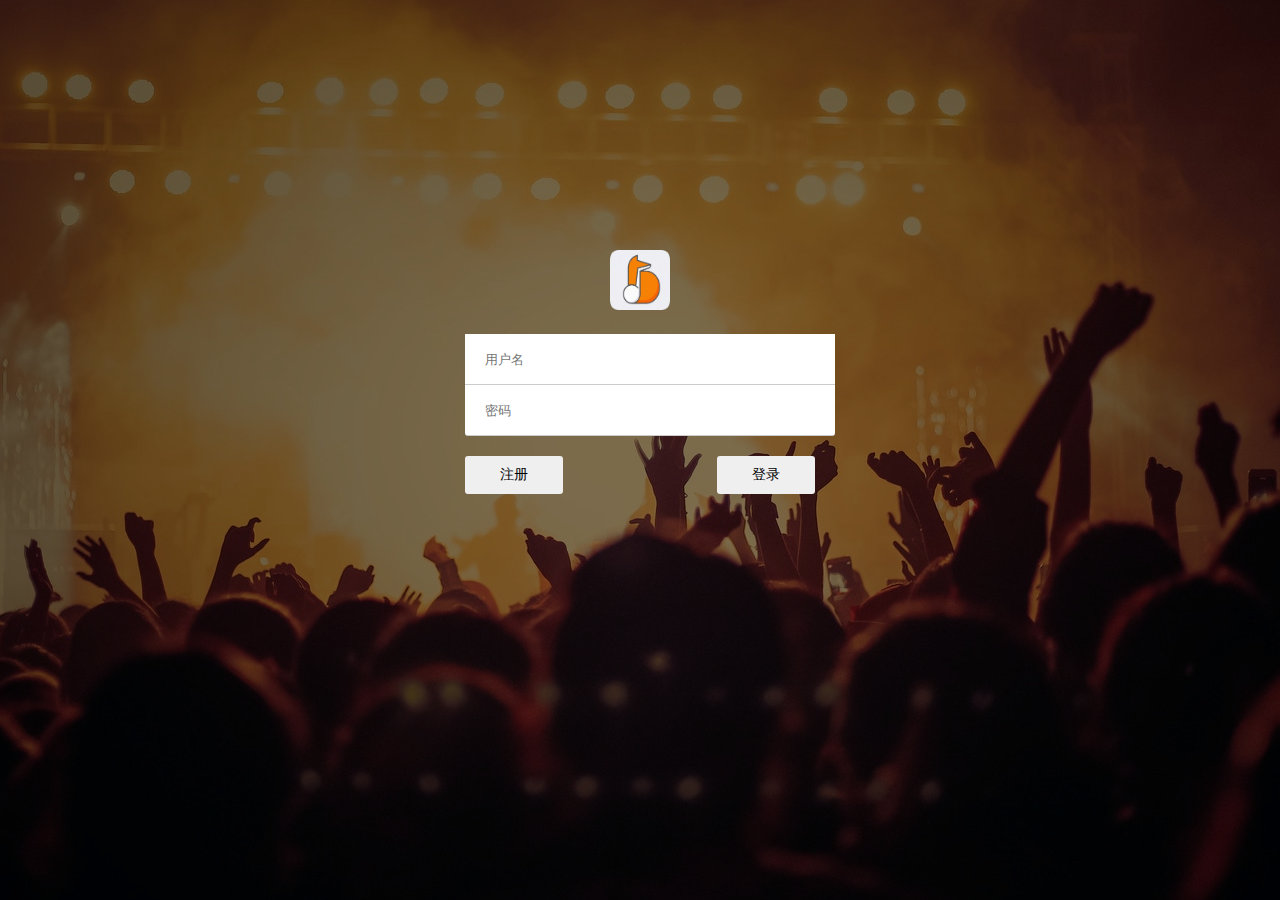
<file: login.html>
<!DOCTYPE html>
<html lang="en">
<head>
    <meta charset="UTF-8">
    <meta name="viewport" content="width=device-width, initial-scale=1.0">
    <title>Document</title>
    <link rel="icon" href="img/favicon.ico" type="image/x-icon" />
    <link rel="stylesheet" href="https://at.alicdn.com/t/font_2290297_fzkalv0i9cq.css">
</head>
<style>
    *{
        padding:0;
        margin:0;
    }
html,body{
    width: 100%;
    height: 100%;
}
.main{
    width: 100%;
    height: 100%;
    background: url('img/image/login-bg.jpg') no-repeat center;
    position: relative;
}
.main::before{
    content: '';
    display: block;
    position: absolute;
    width: 100%;
    height: 100%;
    left: 0;
    top: 0;
    background: rgba(0,0,0,0.5);
}
.content{
    position: absolute;
    left: 0;
    right: 0;
    top: 0;
    bottom: 0;
    margin: auto;
    width: 350px;
    height: 400px;
}
.title{
    color: #fff;
    text-align: center;
    margin-bottom: 20px;
}
.title img{
    width: 60px;
    height: 60px;
}
form>label{
    width: 100%;
    display: flex;
    align-items: center;
    background: #fff;
    padding: 5px 10px;
}
form>label:first-child{
    border-bottom: 1px solid#ccc;
    border-top-left-radius: 3px;
    border-top-right-radius: 3px;
}
form>label:nth-child(2){    
    border-bottom: 1px solid#ccc;
}
form>label:nth-child(3){
    border-bottom: 1px solid#ccc;
    border-bottom-left-radius: 3px;
    border-bottom-right-radius: 3px;
    margin-bottom: 20px;
}
form>label i {
    font-size: 20px !important;
}
form input{
    flex: 1;
    outline: none;
    box-shadow: none;
    height: 30px;
    border:none;
    padding: 5px 10px;
}
.login-box{
    display: flex;
    justify-content: space-between;
}
button{
    border: 0;
    outline: none;
    padding: 10px 35px;
    border-radius: 3px;
    cursor: pointer;
    font-size: 14px;
}
</style>
<body>
    <div class="main">
        <div class="content">
            <div class="title">
                <img src="img/yjtp.png" alt="">
            </div>
            <form>
                <label>
                    <i class="iconfont icon-phone"></i>
                    <input type="text" placeholder="手机号">
                </label>
                <label>
                    <i class="iconfont icon-user"></i>
                    <input type="text" placeholder="用户名">
                </label>
                <label>
                    <i class="iconfont icon-lock"></i>
                    <input type="password" placeholder="密码">
                </label>
                <div class="login-box">
                    <button>注册 <i class="iconfont icon-changjiantou"></i></button>
                    <button>登录</button>
                    <button>去登录</button>
                </div>
            </form>
        </div>
    </div>
</body>
</html>
<script>
    let btn = document.querySelectorAll('button');
    let label = document.getElementsByTagName('label');
    console.log(label)
    btn[1].onclick = function (e){
        e.preventDefault();
        window.location.href = 'index.html';
    }
    btn[0].onclick = function (e){
        e.preventDefault();
        label[0].style.display = 'flex';
        btn[2].style.display = 'block';
        btn[1].style.display = 'none';
    }
    btn[2].onclick = function (e){
        e.preventDefault();
        label[0].style.display = 'none';
        this.style.display = 'none';
        btn[1].style.display = 'block';
    }
    let isRegister = window.location.search ? window.location.search.slice(-1) - 0 : 0 ;
    if (isRegister) {
        label[0].style.display = 'flex';
        btn[1].style.display = 'none';
        btn[2].style.display = 'block';
    } else {
        label[0].style.display = 'none';
        btn[1].style.display = 'block';
        btn[2].style.display = 'none';
    }
</script>
</file>
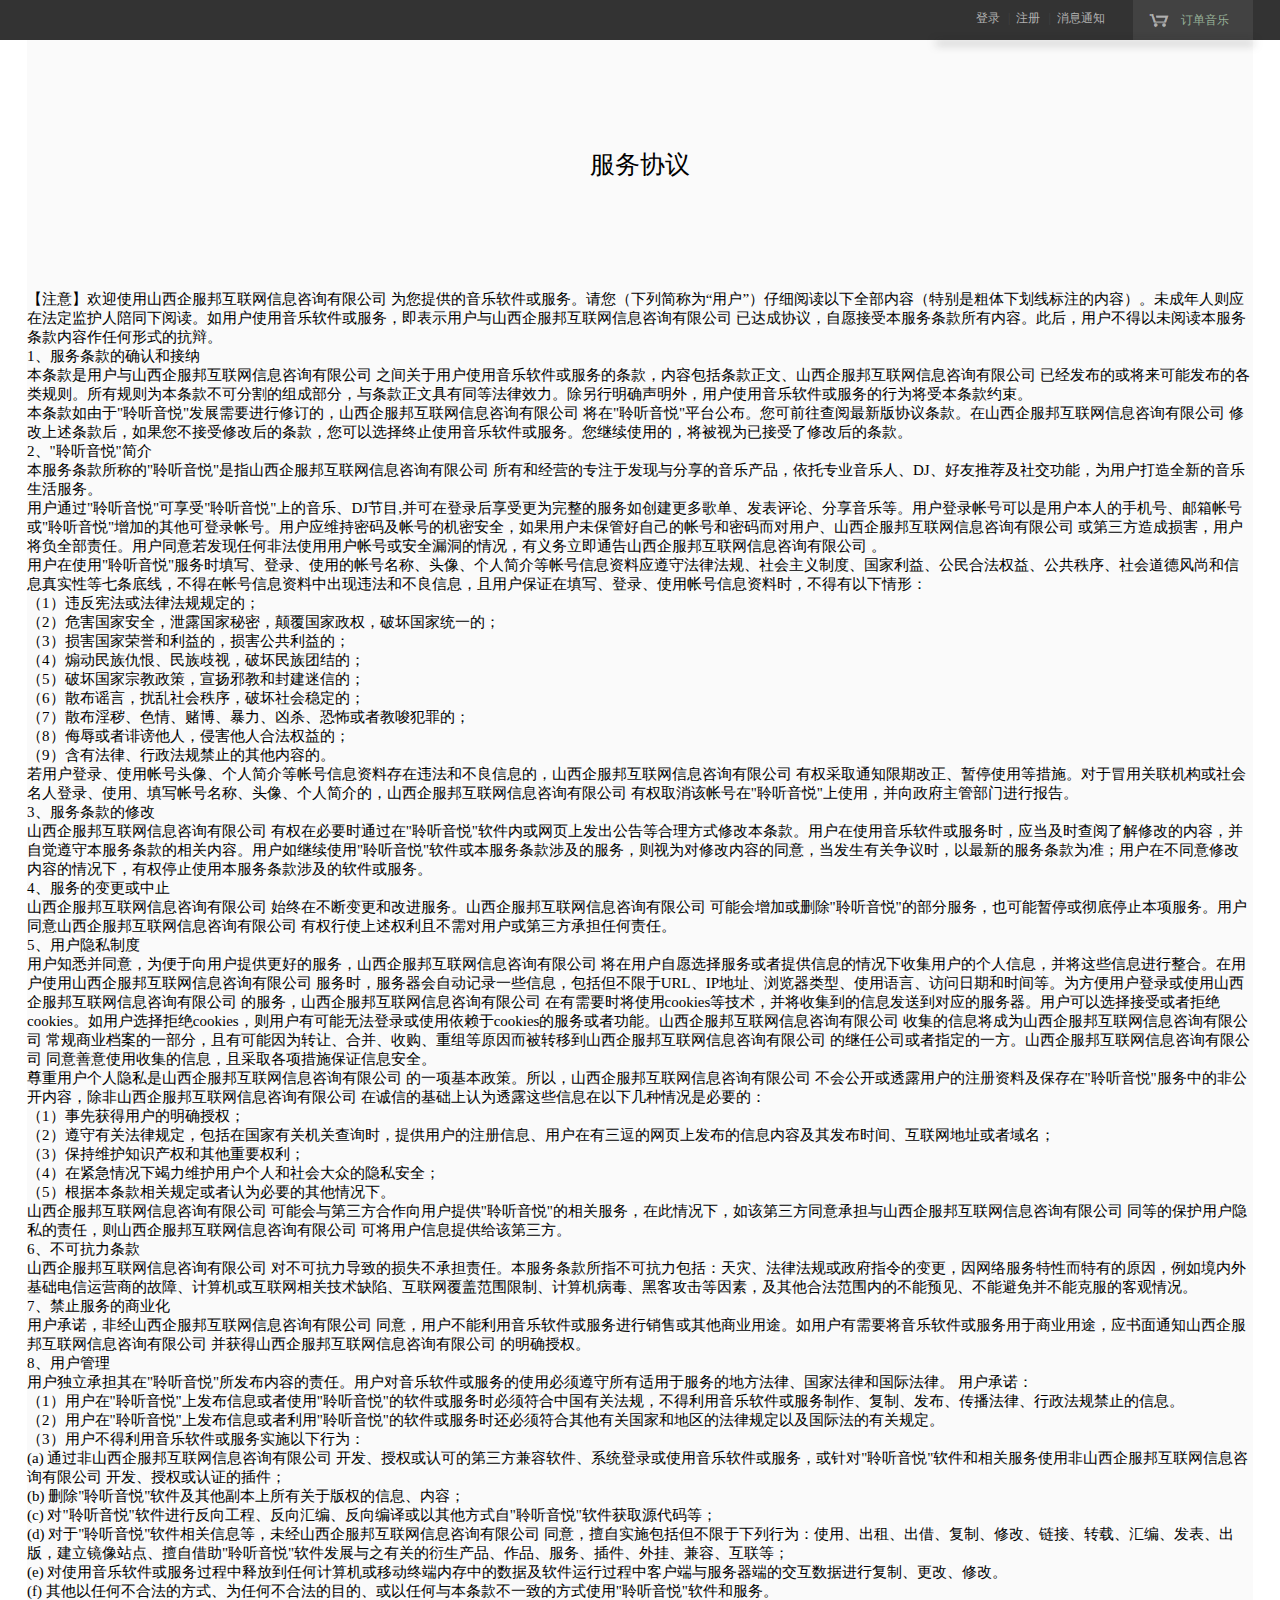
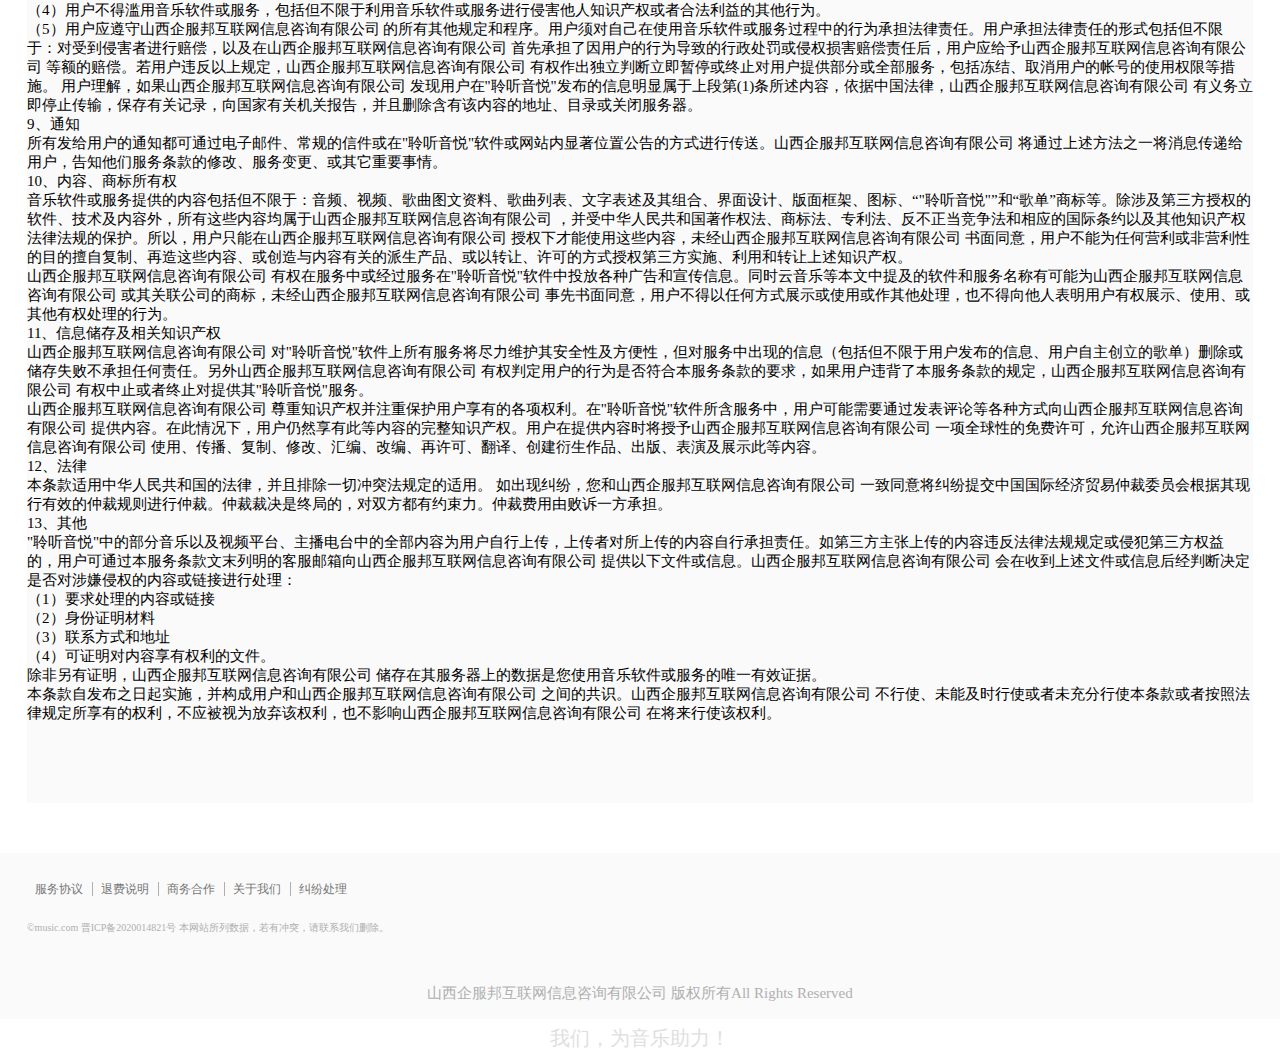
<file: music2.html>
<!DOCTYPE html>
<html lang="en">
<head>
	<meta charset="UTF-8">
  <title>山西企服邦互联网信息咨询有限公司</title>
  <link rel="icon" href="img/favicon.ico" type="image/x-icon" />
	<link rel="stylesheet" href="css/index.css">
	<link rel="stylesheet" href="css/xiaomi.css">
	<link rel="stylesheet" href="js/index.js">
	<script src="js/animate.js"></script>
	<script src="js/content.js"></script>
	<script src="js/index.js"></script>
	<script src="js/xiaomi.js"></script>
</head>
<body>
  <header>
    <main>
    <!-- <a href="play/play.html">aaaaaaaa</a> -->
      <ul class="head-left">
      
      </ul>
    
      <div class="head-right">
        <div class="head-right1">
          <a href="">登录</a>
          <span>|</span>
          <a href="">注册</a>
          <span>|</span>
          <a href="">消息通知</a>
        </div>
        <div class="head-right2">
          <a href="">
            <div class="head-r1"></div>
            <div class="head-r2">
               订单音乐
               <div class="head-block">
               </div>
            </div>
          </a>
        </div>
      </div>
      
    </main>
  </header>
  <main>
    <div class="homevideoboxone">
      <p class="asssss">服务协议</p>

      <div class="abax">
       
        <p>【注意】欢迎使用山西企服邦互联网信息咨询有限公司 为您提供的音乐软件或服务。请您（下列简称为“用户”）仔细阅读以下全部内容（特别是粗体下划线标注的内容）。未成年人则应在法定监护人陪同下阅读。如用户使用音乐软件或服务，即表示用户与山西企服邦互联网信息咨询有限公司 已达成协议，自愿接受本服务条款所有内容。此后，用户不得以未阅读本服务条款内容作任何形式的抗辩。</p>
     <p>1、服务条款的确认和接纳</p>
     <p>本条款是用户与山西企服邦互联网信息咨询有限公司 之间关于用户使用音乐软件或服务的条款，内容包括条款正文、山西企服邦互联网信息咨询有限公司 已经发布的或将来可能发布的各类规则。所有规则为本条款不可分割的组成部分，与条款正文具有同等法律效力。除另行明确声明外，用户使用音乐软件或服务的行为将受本条款约束。</p>
     <p>本条款如由于"聆听音悦"发展需要进行修订的，山西企服邦互联网信息咨询有限公司 将在"聆听音悦"平台公布。您可前往查阅最新版协议条款。在山西企服邦互联网信息咨询有限公司 修改上述条款后，如果您不接受修改后的条款，您可以选择终止使用音乐软件或服务。您继续使用的，将被视为已接受了修改后的条款。</p>
         <p>2、"聆听音悦"简介</p>
         <p>本服务条款所称的"聆听音悦"是指山西企服邦互联网信息咨询有限公司 所有和经营的专注于发现与分享的音乐产品，依托专业音乐人、DJ、好友推荐及社交功能，为用户打造全新的音乐生活服务。</p>
        <p>用户通过"聆听音悦"可享受"聆听音悦"上的音乐、DJ节目,并可在登录后享受更为完整的服务如创建更多歌单、发表评论、分享音乐等。用户登录帐号可以是用户本人的手机号、邮箱帐号或"聆听音悦"增加的其他可登录帐号。用户应维持密码及帐号的机密安全，如果用户未保管好自己的帐号和密码而对用户、山西企服邦互联网信息咨询有限公司 或第三方造成损害，用户将负全部责任。用户同意若发现任何非法使用用户帐号或安全漏洞的情况，有义务立即通告山西企服邦互联网信息咨询有限公司 。</p>
        <p>用户在使用"聆听音悦"服务时填写、登录、使用的帐号名称、头像、个人简介等帐号信息资料应遵守法律法规、社会主义制度、国家利益、公民合法权益、公共秩序、社会道德风尚和信息真实性等七条底线，不得在帐号信息资料中出现违法和不良信息，且用户保证在填写、登录、使用帐号信息资料时，不得有以下情形：</p>
        <p>（1）违反宪法或法律法规规定的；</p>
        <p>（2）危害国家安全，泄露国家秘密，颠覆国家政权，破坏国家统一的；</p>
        <p>（3）损害国家荣誉和利益的，损害公共利益的；</p>
        <p>（4）煽动民族仇恨、民族歧视，破坏民族团结的；</p>
        <p>（5）破坏国家宗教政策，宣扬邪教和封建迷信的；</p>
        <p>（6）散布谣言，扰乱社会秩序，破坏社会稳定的；</p>
        <p>（7）散布淫秽、色情、赌博、暴力、凶杀、恐怖或者教唆犯罪的；</p>
        <p>（8）侮辱或者诽谤他人，侵害他人合法权益的；</p>
        <p>（9）含有法律、行政法规禁止的其他内容的。</p>
        <p>若用户登录、使用帐号头像、个人简介等帐号信息资料存在违法和不良信息的，山西企服邦互联网信息咨询有限公司 有权采取通知限期改正、暂停使用等措施。对于冒用关联机构或社会名人登录、使用、填写帐号名称、头像、个人简介的，山西企服邦互联网信息咨询有限公司 有权取消该帐号在"聆听音悦"上使用，并向政府主管部门进行报告。</p>
        <p>3、服务条款的修改</p>
        <p>山西企服邦互联网信息咨询有限公司 有权在必要时通过在"聆听音悦"软件内或网页上发出公告等合理方式修改本条款。用户在使用音乐软件或服务时，应当及时查阅了解修改的内容，并自觉遵守本服务条款的相关内容。用户如继续使用"聆听音悦"软件或本服务条款涉及的服务，则视为对修改内容的同意，当发生有关争议时，以最新的服务条款为准；用户在不同意修改内容的情况下，有权停止使用本服务条款涉及的软件或服务。</p>
        <p>4、服务的变更或中止</p>
        <p>山西企服邦互联网信息咨询有限公司 始终在不断变更和改进服务。山西企服邦互联网信息咨询有限公司 可能会增加或删除"聆听音悦"的部分服务，也可能暂停或彻底停止本项服务。用户同意山西企服邦互联网信息咨询有限公司 有权行使上述权利且不需对用户或第三方承担任何责任。</p>
        <p>5、用户隐私制度</p>
        <p>用户知悉并同意，为便于向用户提供更好的服务，山西企服邦互联网信息咨询有限公司 将在用户自愿选择服务或者提供信息的情况下收集用户的个人信息，并将这些信息进行整合。在用户使用山西企服邦互联网信息咨询有限公司 服务时，服务器会自动记录一些信息，包括但不限于URL、IP地址、浏览器类型、使用语言、访问日期和时间等。为方便用户登录或使用山西企服邦互联网信息咨询有限公司 的服务，山西企服邦互联网信息咨询有限公司 在有需要时将使用cookies等技术，并将收集到的信息发送到对应的服务器。用户可以选择接受或者拒绝cookies。如用户选择拒绝cookies，则用户有可能无法登录或使用依赖于cookies的服务或者功能。山西企服邦互联网信息咨询有限公司 收集的信息将成为山西企服邦互联网信息咨询有限公司 常规商业档案的一部分，且有可能因为转让、合并、收购、重组等原因而被转移到山西企服邦互联网信息咨询有限公司 的继任公司或者指定的一方。山西企服邦互联网信息咨询有限公司 同意善意使用收集的信息，且采取各项措施保证信息安全。</p>
        <p>尊重用户个人隐私是山西企服邦互联网信息咨询有限公司 的一项基本政策。所以，山西企服邦互联网信息咨询有限公司 不会公开或透露用户的注册资料及保存在"聆听音悦"服务中的非公开内容，除非山西企服邦互联网信息咨询有限公司 在诚信的基础上认为透露这些信息在以下几种情况是必要的：</p>
        <p>（1）事先获得用户的明确授权；</p>
        <p>（2）遵守有关法律规定，包括在国家有关机关查询时，提供用户的注册信息、用户在有三逗的网页上发布的信息内容及其发布时间、互联网地址或者域名；</p>
        <p>（3）保持维护知识产权和其他重要权利；</p>
        <p>（4）在紧急情况下竭力维护用户个人和社会大众的隐私安全；</p>
        <p>（5）根据本条款相关规定或者认为必要的其他情况下。</p>
        <p>山西企服邦互联网信息咨询有限公司 可能会与第三方合作向用户提供"聆听音悦"的相关服务，在此情况下，如该第三方同意承担与山西企服邦互联网信息咨询有限公司 同等的保护用户隐私的责任，则山西企服邦互联网信息咨询有限公司 可将用户信息提供给该第三方。</p>
        <p>6、不可抗力条款</p>
        <p>山西企服邦互联网信息咨询有限公司 对不可抗力导致的损失不承担责任。本服务条款所指不可抗力包括：天灾、法律法规或政府指令的变更，因网络服务特性而特有的原因，例如境内外基础电信运营商的故障、计算机或互联网相关技术缺陷、互联网覆盖范围限制、计算机病毒、黑客攻击等因素，及其他合法范围内的不能预见、不能避免并不能克服的客观情况。</p>
        <p>7、禁止服务的商业化</p>
        <p>用户承诺，非经山西企服邦互联网信息咨询有限公司 同意，用户不能利用音乐软件或服务进行销售或其他商业用途。如用户有需要将音乐软件或服务用于商业用途，应书面通知山西企服邦互联网信息咨询有限公司 并获得山西企服邦互联网信息咨询有限公司 的明确授权。</p>
        <p>8、用户管理</p>
        <p>用户独立承担其在"聆听音悦"所发布内容的责任。用户对音乐软件或服务的使用必须遵守所有适用于服务的地方法律、国家法律和国际法律。
          用户承诺：</p>
        <p>（1）用户在"聆听音悦"上发布信息或者使用"聆听音悦"的软件或服务时必须符合中国有关法规，不得利用音乐软件或服务制作、复制、发布、传播法律、行政法规禁止的信息。</p>
        <p>（2）用户在"聆听音悦"上发布信息或者利用"聆听音悦"的软件或服务时还必须符合其他有关国家和地区的法律规定以及国际法的有关规定。</p>
        <p>（3）用户不得利用音乐软件或服务实施以下行为：</p>
        <p>(a) 通过非山西企服邦互联网信息咨询有限公司 开发、授权或认可的第三方兼容软件、系统登录或使用音乐软件或服务，或针对"聆听音悦"软件和相关服务使用非山西企服邦互联网信息咨询有限公司 开发、授权或认证的插件；</p>
        <p>(b) 删除"聆听音悦"软件及其他副本上所有关于版权的信息、内容；</p>
        <p>(c) 对"聆听音悦"软件进行反向工程、反向汇编、反向编译或以其他方式自"聆听音悦"软件获取源代码等；</p>
        <p>(d) 对于"聆听音悦"软件相关信息等，未经山西企服邦互联网信息咨询有限公司 同意，擅自实施包括但不限于下列行为：使用、出租、出借、复制、修改、链接、转载、汇编、发表、出版，建立镜像站点、擅自借助"聆听音悦"软件发展与之有关的衍生产品、作品、服务、插件、外挂、兼容、互联等；</p>
        <p>(e) 对使用音乐软件或服务过程中释放到任何计算机或移动终端内存中的数据及软件运行过程中客户端与服务器端的交互数据进行复制、更改、修改。</p>
        <p>(f) 其他以任何不合法的方式、为任何不合法的目的、或以任何与本条款不一致的方式使用"聆听音悦"软件和服务。</p>
        <p>（4）用户不得滥用音乐软件或服务，包括但不限于利用音乐软件或服务进行侵害他人知识产权或者合法利益的其他行为。</p>
        <p>（5）用户应遵守山西企服邦互联网信息咨询有限公司 的所有其他规定和程序。用户须对自己在使用音乐软件或服务过程中的行为承担法律责任。用户承担法律责任的形式包括但不限于：对受到侵害者进行赔偿，以及在山西企服邦互联网信息咨询有限公司 首先承担了因用户的行为导致的行政处罚或侵权损害赔偿责任后，用户应给予山西企服邦互联网信息咨询有限公司 等额的赔偿。若用户违反以上规定，山西企服邦互联网信息咨询有限公司 有权作出独立判断立即暂停或终止对用户提供部分或全部服务，包括冻结、取消用户的帐号的使用权限等措施。
          用户理解，如果山西企服邦互联网信息咨询有限公司 发现用户在"聆听音悦"发布的信息明显属于上段第(1)条所述内容，依据中国法律，山西企服邦互联网信息咨询有限公司 有义务立即停止传输，保存有关记录，向国家有关机关报告，并且删除含有该内容的地址、目录或关闭服务器。</p>
        <p>9、通知</p>
        <p>所有发给用户的通知都可通过电子邮件、常规的信件或在"聆听音悦"软件或网站内显著位置公告的方式进行传送。山西企服邦互联网信息咨询有限公司 将通过上述方法之一将消息传递给用户，告知他们服务条款的修改、服务变更、或其它重要事情。</p>
        <p>10、内容、商标所有权</p>
        <p>音乐软件或服务提供的内容包括但不限于：音频、视频、歌曲图文资料、歌曲列表、文字表述及其组合、界面设计、版面框架、图标、“"聆听音悦"”和“歌单”商标等。除涉及第三方授权的软件、技术及内容外，所有这些内容均属于山西企服邦互联网信息咨询有限公司 ，并受中华人民共和国著作权法、商标法、专利法、反不正当竞争法和相应的国际条约以及其他知识产权法律法规的保护。所以，用户只能在山西企服邦互联网信息咨询有限公司 授权下才能使用这些内容，未经山西企服邦互联网信息咨询有限公司 书面同意，用户不能为任何营利或非营利性的目的擅自复制、再造这些内容、或创造与内容有关的派生产品、或以转让、许可的方式授权第三方实施、利用和转让上述知识产权。</p>
        <p>山西企服邦互联网信息咨询有限公司 有权在服务中或经过服务在"聆听音悦"软件中投放各种广告和宣传信息。同时云音乐等本文中提及的软件和服务名称有可能为山西企服邦互联网信息咨询有限公司 或其关联公司的商标，未经山西企服邦互联网信息咨询有限公司 事先书面同意，用户不得以任何方式展示或使用或作其他处理，也不得向他人表明用户有权展示、使用、或其他有权处理的行为。</p>
        <p>11、信息储存及相关知识产权</p>
        <p>山西企服邦互联网信息咨询有限公司 对"聆听音悦"软件上所有服务将尽力维护其安全性及方便性，但对服务中出现的信息（包括但不限于用户发布的信息、用户自主创立的歌单）删除或储存失败不承担任何责任。另外山西企服邦互联网信息咨询有限公司 有权判定用户的行为是否符合本服务条款的要求，如果用户违背了本服务条款的规定，山西企服邦互联网信息咨询有限公司 有权中止或者终止对提供其"聆听音悦"服务。</p>
        <p>山西企服邦互联网信息咨询有限公司 尊重知识产权并注重保护用户享有的各项权利。在"聆听音悦"软件所含服务中，用户可能需要通过发表评论等各种方式向山西企服邦互联网信息咨询有限公司 提供内容。在此情况下，用户仍然享有此等内容的完整知识产权。用户在提供内容时将授予山西企服邦互联网信息咨询有限公司 一项全球性的免费许可，允许山西企服邦互联网信息咨询有限公司 使用、传播、复制、修改、汇编、改编、再许可、翻译、创建衍生作品、出版、表演及展示此等内容。</p>
        <p>12、法律</p>
        <p>本条款适用中华人民共和国的法律，并且排除一切冲突法规定的适用。
          如出现纠纷，您和山西企服邦互联网信息咨询有限公司 一致同意将纠纷提交中国国际经济贸易仲裁委员会根据其现行有效的仲裁规则进行仲裁。仲裁裁决是终局的，对双方都有约束力。仲裁费用由败诉一方承担。</p>
        <p>13、其他</p>
        <p>"聆听音悦"中的部分音乐以及视频平台、主播电台中的全部内容为用户自行上传，上传者对所上传的内容自行承担责任。如第三方主张上传的内容违反法律法规规定或侵犯第三方权益的，用户可通过本服务条款文末列明的客服邮箱向山西企服邦互联网信息咨询有限公司 提供以下文件或信息。山西企服邦互联网信息咨询有限公司 会在收到上述文件或信息后经判断决定是否对涉嫌侵权的内容或链接进行处理：</p>
        <p>（1）要求处理的内容或链接</p>
        <p>（2）身份证明材料</p>
        <p>（3）联系方式和地址</p>
        <p>（4）可证明对内容享有权利的文件。</p>
        <p>除非另有证明，山西企服邦互联网信息咨询有限公司 储存在其服务器上的数据是您使用音乐软件或服务的唯一有效证据。</p>
        <p>本条款自发布之日起实施，并构成用户和山西企服邦互联网信息咨询有限公司 之间的共识。山西企服邦互联网信息咨询有限公司 不行使、未能及时行使或者未充分行使本条款或者按照法律规定所享有的权利，不应被视为放弃该权利，也不影响山西企服邦互联网信息咨询有限公司 在将来行使该权利。</p>
        <p></p>
        <p></p>
        <p></p>
        <p></p>

     <p></p>
      </div>
    </div>
    
  </main>
  <footer>
    <main>
      <!-- <div class="iconfont foot-left"></div> -->
      <div class="foot-middle">
        <div class="foot-mtopa">
         <ul class="foot-mtop">
      
        <li><a href="music2.html">服务协议</a></li>
        <li><a href="music3.html">退费说明</a></li>
        <li><a href="music6.html">商务合作</a></li>
        <li><a href="music4.html">关于我们</a></li>
        <li><a href="music5.html" class="mtop-llast">纠纷处理</a></li>
      </ul>
    </div>
      <div class="foot-mbottom">
        ©music.com  晋ICP备2020014821号 本网站所列数据，若有冲突，请联系我们删除。
      </div>
      </div>
      <div class="foot-right">
       
          山西企服邦互联网信息咨询有限公司 版权所有All Rights Reserved
       
        
      </div>
      <div class="bottom">我们，为音乐助力！</div>
    </main>
  </footer>
</body>
</html>
</file>
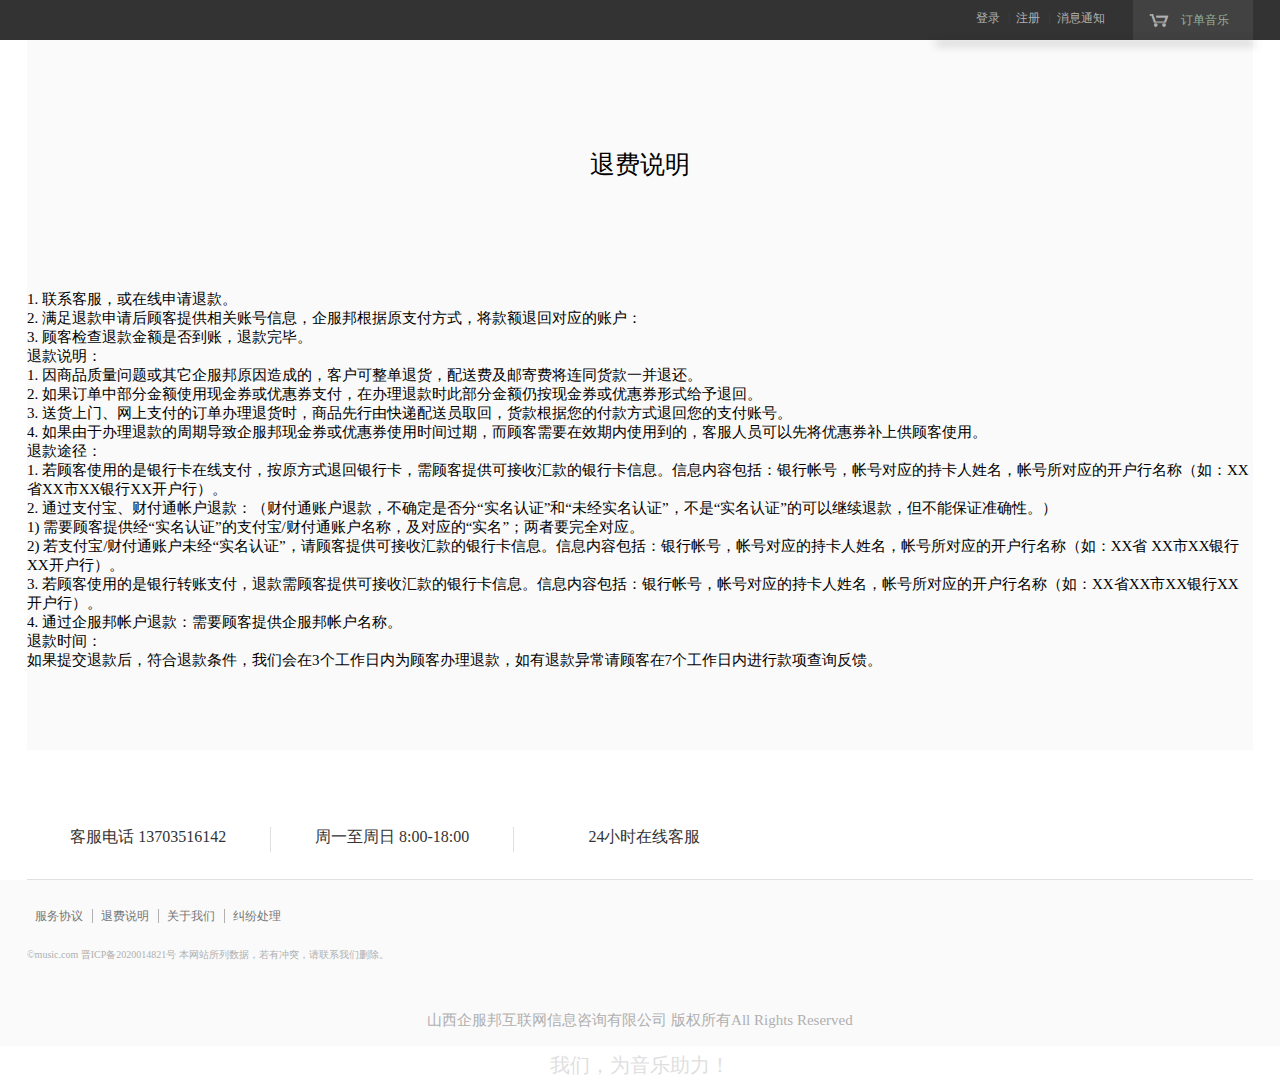
<file: music3.html>
<!DOCTYPE html>
<html lang="en">
<head>
	<meta charset="UTF-8">
  <title>山西企服邦互联网信息咨询有限公司</title>
  <link rel="icon" href="img/favicon.ico" type="image/x-icon" />
	<link rel="stylesheet" href="css/index.css">
	<link rel="stylesheet" href="css/xiaomi.css">
	<link rel="stylesheet" href="js/index.js">
	<script src="js/animate.js"></script>
	<script src="js/content.js"></script>
	<script src="js/index.js"></script>
	<script src="js/xiaomi.js"></script>
</head>
<body>
  <header>
    <main>
    <!-- <a href="play/play.html">aaaaaaaa</a> -->
      <ul class="head-left">
     
      </ul>
    
      <div class="head-right">
        <div class="head-right1">
          <a href="login.html">登录</a>
          <span>|</span>
          <a href="">注册</a>
          <span>|</span>
          <a href="">消息通知</a>
        </div>
        <div class="head-right2">
          <a href="">
            <div class="head-r1"></div>
            <div class="head-r2">
               订单音乐
               <div class="head-block">
               </div>
            </div>
          </a>
        </div>
      </div>
      
    </main>
  </header>
  <main>
    <div class="homevideoboxone">
      <p class="asssss">退费说明</p>

      <div class="abax">
        <p>1. 联系客服，或在线申请退款。</p>
        <p>2. 满足退款申请后顾客提供相关账号信息，企服邦根据原支付方式，将款额退回对应的账户：</p>
        <p>3. 顾客检查退款金额是否到账，退款完毕。</p>
        <p>退款说明：</p>
        <p>1. 因商品质量问题或其它企服邦原因造成的，客户可整单退货，配送费及邮寄费将连同货款一并退还。</p>
        <p>2. 如果订单中部分金额使用现金券或优惠券支付，在办理退款时此部分金额仍按现金券或优惠券形式给予退回。</p>
        <p>3. 送货上门、网上支付的订单办理退货时，商品先行由快递配送员取回，货款根据您的付款方式退回您的支付账号。</p>
        <p>4. 如果由于办理退款的周期导致企服邦现金券或优惠券使用时间过期，而顾客需要在效期内使用到的，客服人员可以先将优惠券补上供顾客使用。</p>
     <p>退款途径：</p>
     <p>1. 若顾客使用的是银行卡在线支付，按原方式退回银行卡，需顾客提供可接收汇款的银行卡信息。信息内容包括：银行帐号，帐号对应的持卡人姓名，帐号所对应的开户行名称（如：XX省XX市XX银行XX开户行）。</p>
     <p>2. 通过支付宝、财付通帐户退款：（财付通账户退款，不确定是否分“实名认证”和“未经实名认证”，不是“实名认证”的可以继续退款，但不能保证准确性。）</p>
   <p>1) 需要顾客提供经“实名认证”的支付宝/财付通账户名称，及对应的“实名”；两者要完全对应。</p>
   <p>2) 若支付宝/财付通账户未经“实名认证”，请顾客提供可接收汇款的银行卡信息。信息内容包括：银行帐号，帐号对应的持卡人姓名，帐号所对应的开户行名称（如：XX省 XX市XX银行XX开户行）。</p>
   <p>3. 若顾客使用的是银行转账支付，退款需顾客提供可接收汇款的银行卡信息。信息内容包括：银行帐号，帐号对应的持卡人姓名，帐号所对应的开户行名称（如：XX省XX市XX银行XX开户行）。</p>
   <p>4. 通过企服邦帐户退款：需要顾客提供企服邦帐户名称。</p>
   <p>退款时间：</p>
   <p>如果提交退款后，符合退款条件，我们会在3个工作日内为顾客办理退款，如有退款异常请顾客在7个工作日内进行款项查询反馈。</p>
   
    </div>
    </div>
    
  </main>

  <div class="sitefooter">
    <div class="footerservice">
      <ul class="listservice">
        <li><a href="">
          客服电话
          13703516142
        </a></li>
        <li><a href="">
        
          周一至周日 8:00-18:00
        </a></li>
        <li>	<a href=""><i class="iconfont">&#xe631;</i>
          24小时在线客服
          </a></li>
      
      </ul>
    </div>
    
  </div>
  <footer>
    <main>
      <!-- <div class="iconfont foot-left"></div> -->
      <div class="foot-middle">
        <div class="foot-mtopa">
         <ul class="foot-mtop">
      
        <li><a href="music2.html">服务协议</a></li>
        <li><a href="music3.html">退费说明</a></li>
        <li><a href="music4.html">关于我们</a></li>
        <li><a href="music5.html" class="mtop-llast">纠纷处理</a></li>
      </ul>
    </div>
      <div class="foot-mbottom">
        ©music.com  晋ICP备2020014821号 本网站所列数据，若有冲突，请联系我们删除。
      </div>
      </div>
      <div class="foot-right">
       
          山西企服邦互联网信息咨询有限公司 版权所有All Rights Reserved
       
        
      </div>
      <div class="bottom">我们，为音乐助力！</div>
    </main>
  </footer>
  
</body>
</html>
</file>
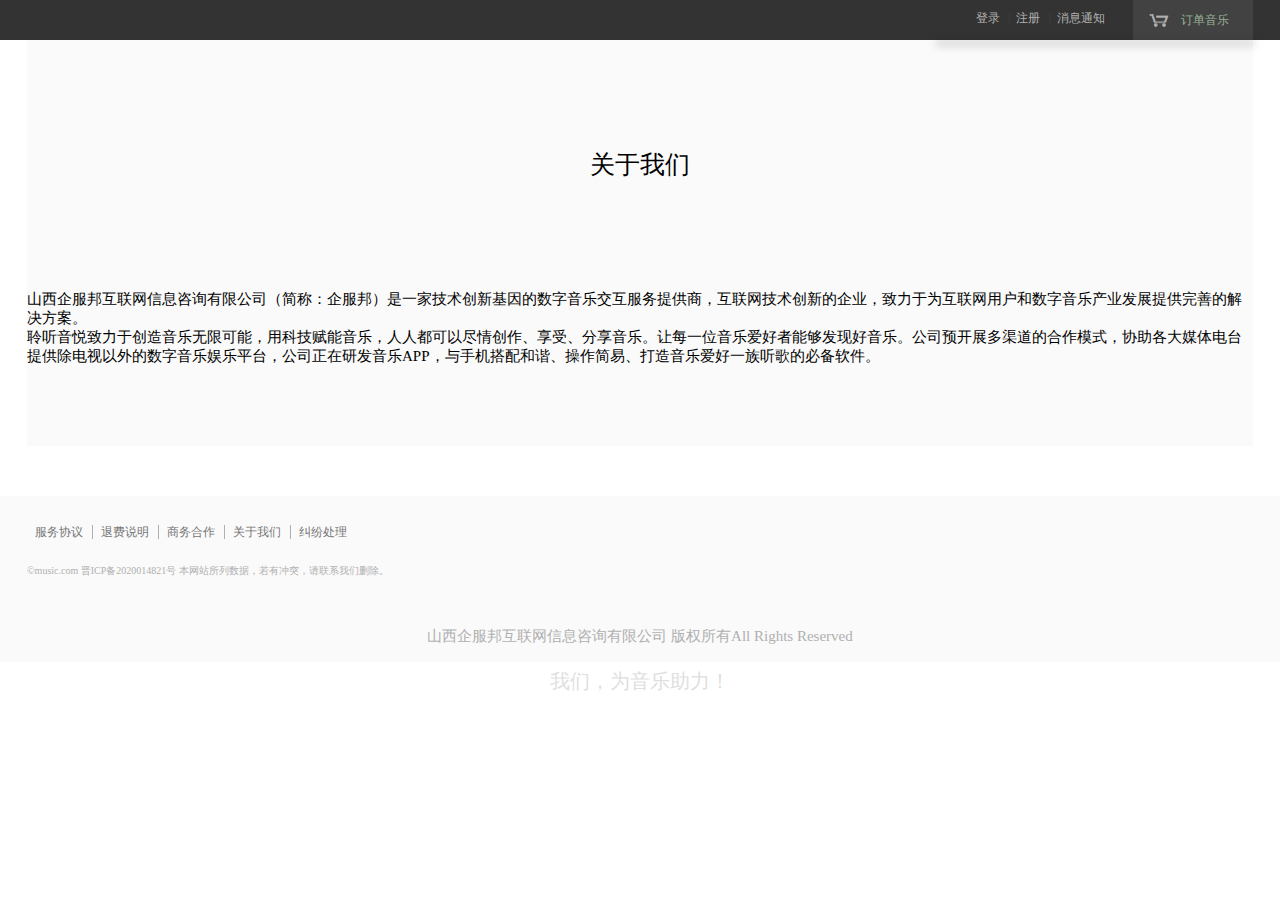
<file: music4.html>
<!DOCTYPE html>
<html lang="en">
<head>
	<meta charset="UTF-8">
  <title>山西企服邦互联网信息咨询有限公司</title>
  <link rel="icon" href="img/favicon.ico" type="image/x-icon" />
	<link rel="stylesheet" href="css/index.css">
	<link rel="stylesheet" href="css/xiaomi.css">
	<link rel="stylesheet" href="js/index.js">
	<script src="js/animate.js"></script>
	<script src="js/content.js"></script>
	<script src="js/index.js"></script>
	<script src="js/xiaomi.js"></script>
</head>
<body>
  <header>
    <main>
    <!-- <a href="play/play.html">aaaaaaaa</a> -->
      <ul class="head-left">
       
      </ul>
    
      <div class="head-right">
        <div class="head-right1">
          <a href="">登录</a>
          <span>|</span>
          <a href="">注册</a>
          <span>|</span>
          <a href="">消息通知</a>
        </div>
        <div class="head-right2">
          <a href="">
            <div class="head-r1"></div>
            <div class="head-r2">
               订单音乐
               <div class="head-block">
               </div>
            </div>
          </a>
        </div>
      </div>
      
    </main>
  </header>
  <main>
    <div class="homevideoboxone">
      <p class="asssss">关于我们</p>

      <div class="abax">
        
        <p>山西企服邦互联网信息咨询有限公司（简称：企服邦）是一家技术创新基因的数字音乐交互服务提供商，互联网技术创新的企业，致力于为互联网用户和数字音乐产业发展提供完善的解决方案。</p>
        <p>聆听音悦致力于创造音乐无限可能，用科技赋能音乐，人人都可以尽情创作、享受、分享音乐。让每一位音乐爱好者能够发现好音乐。公司预开展多渠道的合作模式，协助各大媒体电台提供除电视以外的数字音乐娱乐平台，公司正在研发音乐APP，与手机搭配和谐、操作简易、打造音乐爱好一族听歌的必备软件。</p>
      </div>
    </div>
    
  </main>
  <footer>
    <main>
      <!-- <div class="iconfont foot-left"></div> -->
      <div class="foot-middle">
        <div class="foot-mtopa">
         <ul class="foot-mtop">
      
        <li><a href="music2.html">服务协议</a></li>
        <li><a href="music3.html">退费说明</a></li>
        <li><a href="music6.html">商务合作</a></li>
        <li><a href="music4.html">关于我们</a></li>
        <li><a href="music5.html" class="mtop-llast">纠纷处理</a></li>
      </ul>
    </div>
      <div class="foot-mbottom">
        ©music.com  晋ICP备2020014821号 本网站所列数据，若有冲突，请联系我们删除。
      </div>
      </div>
      <div class="foot-right">
       
          山西企服邦互联网信息咨询有限公司 版权所有All Rights Reserved
       
        
      </div>
      <div class="bottom">我们，为音乐助力！</div>
    </main>
  </footer>
  
</body>
</html>
</file>
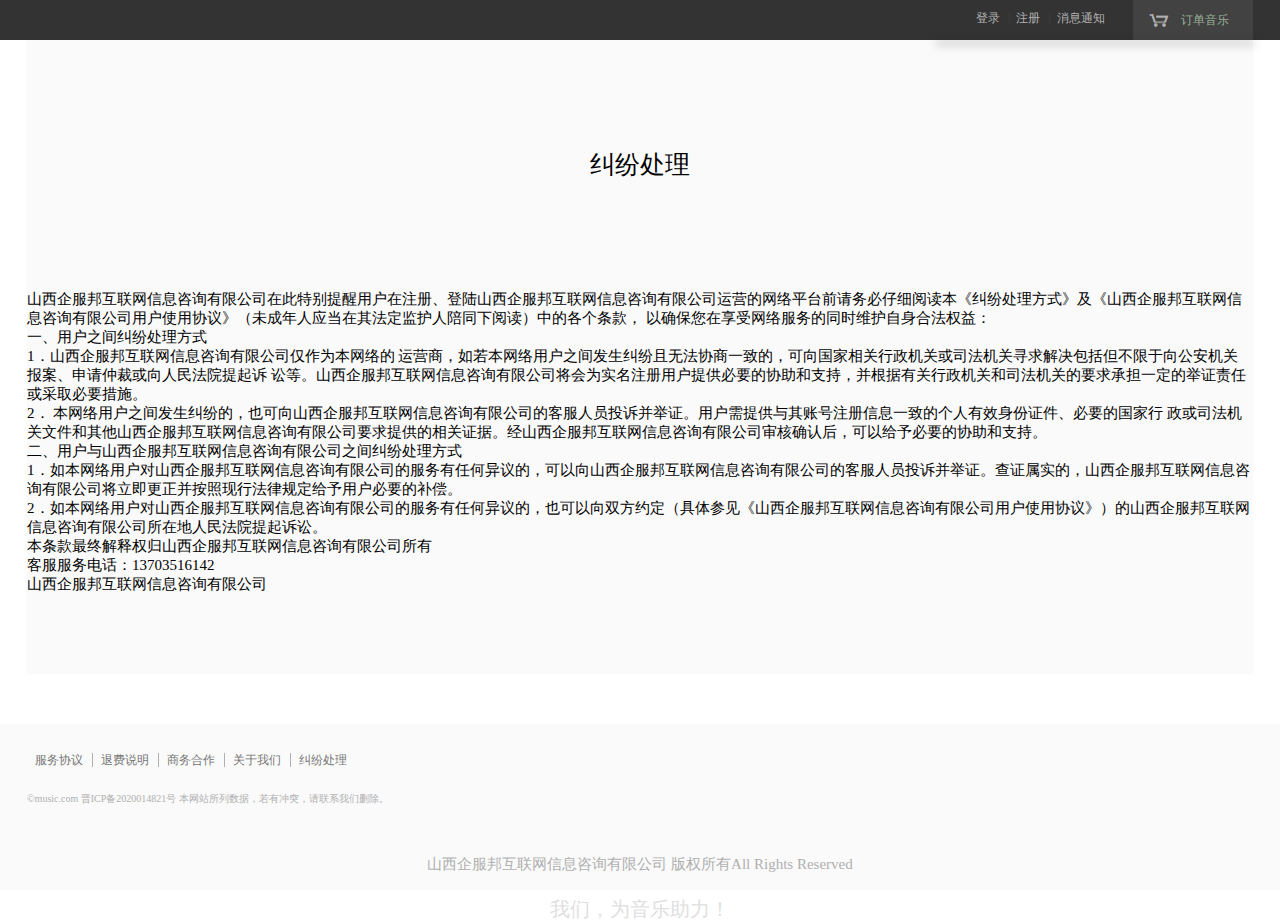
<file: music5.html>
<!DOCTYPE html>
<html lang="en">
<head>
	<meta charset="UTF-8">
  <title>山西企服邦互联网信息咨询有限公司</title>
  <link rel="icon" href="img/favicon.ico" type="image/x-icon" />
	<link rel="stylesheet" href="css/index.css">
	<link rel="stylesheet" href="css/xiaomi.css">
	<link rel="stylesheet" href="js/index.js">
	<script src="js/animate.js"></script>
	<script src="js/content.js"></script>
	<script src="js/index.js"></script>
	<script src="js/xiaomi.js"></script>
</head>
<body>
  <header>
    <main>
    <!-- <a href="play/play.html">aaaaaaaa</a> -->
      <ul class="head-left">
       
      </ul>
    
      <div class="head-right">
        <div class="head-right1">
          <a href="">登录</a>
          <span>|</span>
          <a href="">注册</a>
          <span>|</span>
          <a href="">消息通知</a>
        </div>
        <div class="head-right2">
          <a href="">
            <div class="head-r1"></div>
            <div class="head-r2">
               订单音乐
               <div class="head-block">
               </div>
            </div>
          </a>
        </div>
      </div>
      
    </main>
  </header>
  <main>
    <div class="homevideoboxone">
      <p class="asssss">纠纷处理</p>

      <div class="abax">
        
        <p>山西企服邦互联网信息咨询有限公司在此特别提醒用户在注册、登陆山西企服邦互联网信息咨询有限公司运营的网络平台前请务必仔细阅读本《纠纷处理方式》及《山西企服邦互联网信息咨询有限公司用户使用协议》（未成年人应当在其法定监护人陪同下阅读）中的各个条款， 以确保您在享受网络服务的同时维护自身合法权益： </p>
        <p>一、用户之间纠纷处理方式</p>
        <p>1．山西企服邦互联网信息咨询有限公司仅作为本网络的 运营商，如若本网络用户之间发生纠纷且无法协商一致的，可向国家相关行政机关或司法机关寻求解决包括但不限于向公安机关报案、申请仲裁或向人民法院提起诉 讼等。山西企服邦互联网信息咨询有限公司将会为实名注册用户提供必要的协助和支持，并根据有关行政机关和司法机关的要求承担一定的举证责任或采取必要措施。</p>
        <p>2． 本网络用户之间发生纠纷的，也可向山西企服邦互联网信息咨询有限公司的客服人员投诉并举证。用户需提供与其账号注册信息一致的个人有效身份证件、必要的国家行 政或司法机关文件和其他山西企服邦互联网信息咨询有限公司要求提供的相关证据。经山西企服邦互联网信息咨询有限公司审核确认后，可以给予必要的协助和支持。 </p>
        <p>二、用户与山西企服邦互联网信息咨询有限公司之间纠纷处理方式 </p>
        <p>1．如本网络用户对山西企服邦互联网信息咨询有限公司的服务有任何异议的，可以向山西企服邦互联网信息咨询有限公司的客服人员投诉并举证。查证属实的，山西企服邦互联网信息咨询有限公司将立即更正并按照现行法律规定给予用户必要的补偿。 </p>
        <p>2．如本网络用户对山西企服邦互联网信息咨询有限公司的服务有任何异议的，也可以向双方约定（具体参见《山西企服邦互联网信息咨询有限公司用户使用协议》）的山西企服邦互联网信息咨询有限公司所在地人民法院提起诉讼。</p>
        <p>本条款最终解释权归山西企服邦互联网信息咨询有限公司所有 </p>
        <p>客服服务电话：13703516142 </p>
        <p>山西企服邦互联网信息咨询有限公司</p>
        <p></p>
        <p></p>
        <p></p>
        <p></p>
        <p></p>
        <p></p>
        <p></p>
        <p></p>
        <p></p>
        <p></p>
        <p></p>
        <p></p>
        <p></p>
        <p></p>
        <p></p>
        <p></p>
        <p></p>
        <p></p>
      </div>
    </div>
    
  </main>
  <footer>
    <main>
      <!-- <div class="iconfont foot-left"></div> -->
      <div class="foot-middle">
        <div class="foot-mtopa">
         <ul class="foot-mtop">
      
        <li><a href="music2.html">服务协议</a></li>
        <li><a href="music3.html">退费说明</a></li>
        <li><a href="music6.html">商务合作</a></li>
        <li><a href="music4.html">关于我们</a></li>
        <li><a href="music5.html" class="mtop-llast">纠纷处理</a></li>
      </ul>
    </div>
      <div class="foot-mbottom">
        ©music.com  晋ICP备2020014821号 本网站所列数据，若有冲突，请联系我们删除。
      </div>
      </div>
      <div class="foot-right">
       
          山西企服邦互联网信息咨询有限公司 版权所有All Rights Reserved
       
        
      </div>
      <div class="bottom">我们，为音乐助力！</div>
    </main>
  </footer>
</body>
</html>
</file>
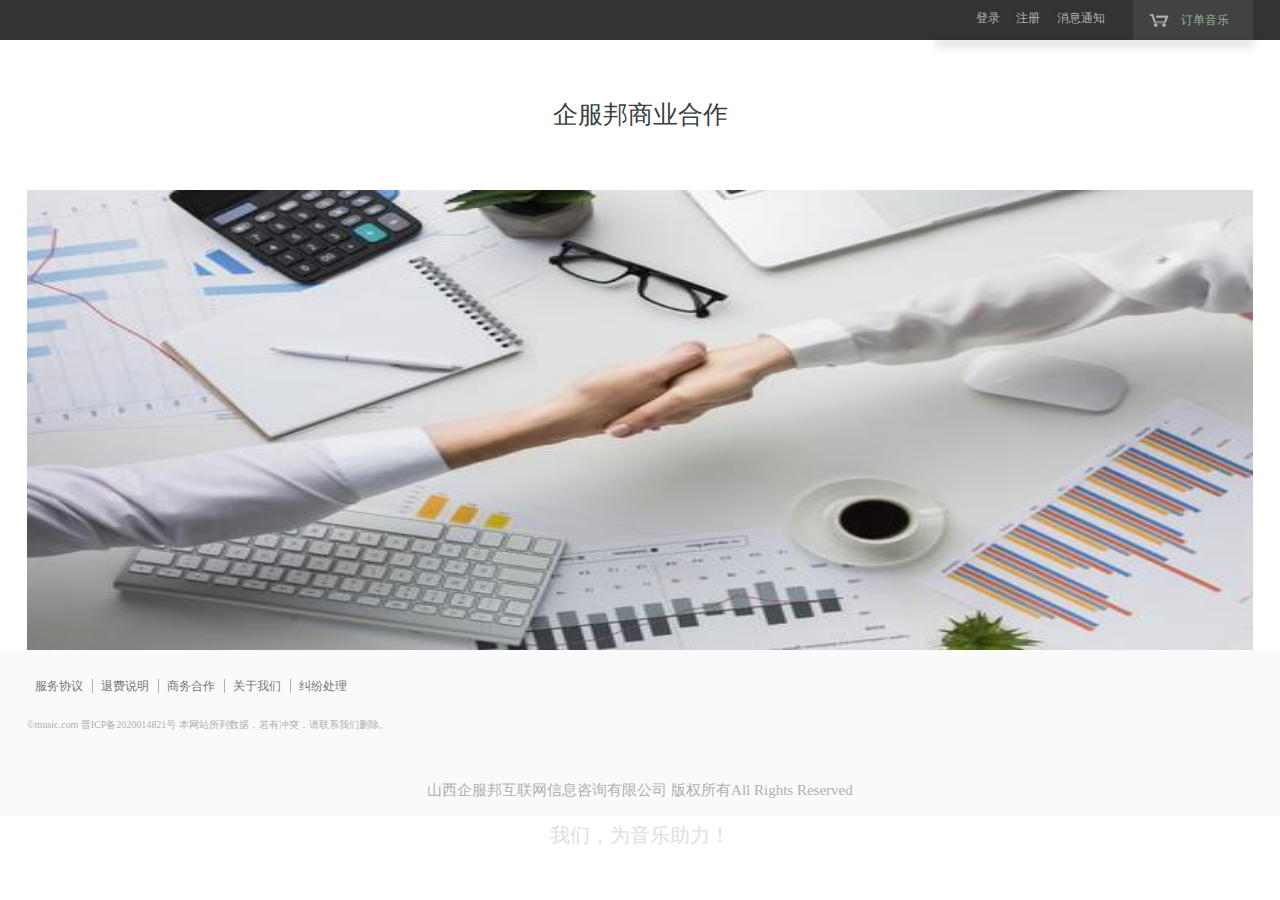
<file: music6.html>
<!DOCTYPE html>
<html lang="en">
<head>
	<meta charset="UTF-8">
  <title>山西企服邦互联网信息咨询有限公司</title>
  <link rel="icon" href="img/favicon.ico" type="image/x-icon" />
	<link rel="stylesheet" href="css/index.css">
	<link rel="stylesheet" href="css/xiaomi.css">
	<link rel="stylesheet" href="js/index.js">
	<script src="js/animate.js"></script>
	<script src="js/content.js"></script>
	<script src="js/index.js"></script>
	<script src="js/xiaomi.js"></script>
</head>
<body>
  <header>
    <main>
    <!-- <a href="play/play.html">aaaaaaaa</a> -->
      <ul class="head-left">
      
      </ul>
    
      <div class="head-right">
        <div class="head-right1">
          <a href="">登录</a>
          <span>|</span>
          <a href="">注册</a>
          <span>|</span>
          <a href="">消息通知</a>
        </div>
        <div class="head-right2">
          <a href="">
            <div class="head-r1"></div>
            <div class="head-r2">
               订单音乐
               <div class="head-block">
               </div>
            </div>
          </a>
        </div>
      </div>
      
    </main>
  </header>
  <p class="asssssa">企服邦商业合作</p>

  
  <section class="banner" >
    <main class="banner-main">
      <ul class="lunbo">
        <li style="display: block">
         <a href="javascript:void(0)">
         <img src="img/1df17ca0fe4454fc891f566d12bf169c.jpg" alt="">
         </a>
        </li>

      </ul>

       
        
       
        <div class=" iconfont icon-jiantouarrowhead7 banner-left"></div>
      
    </main>
</section>



  <footer>
    <main>
      <!-- <div class="iconfont foot-left"></div> -->
      <div class="foot-middle">
        <div class="foot-mtopa">
         <ul class="foot-mtop">
      
        <li><a href="music2.html">服务协议</a></li>
        <li><a href="music3.html">退费说明</a></li>
        <li><a href="music6.html">商务合作</a></li>
        <li><a href="music4.html">关于我们</a></li>
        <li><a href="music5.html" class="mtop-llast">纠纷处理</a></li>
      </ul>
    </div>
      <div class="foot-mbottom">
        ©music.com  晋ICP备2020014821号 本网站所列数据，若有冲突，请联系我们删除。
      </div>
      </div>
      <div class="foot-right">
       
          山西企服邦互联网信息咨询有限公司 版权所有All Rights Reserved
       
        
      </div>
      <div class="bottom">我们，为音乐助力！</div>
    </main>
  </footer>
</body>
</html>
</file>
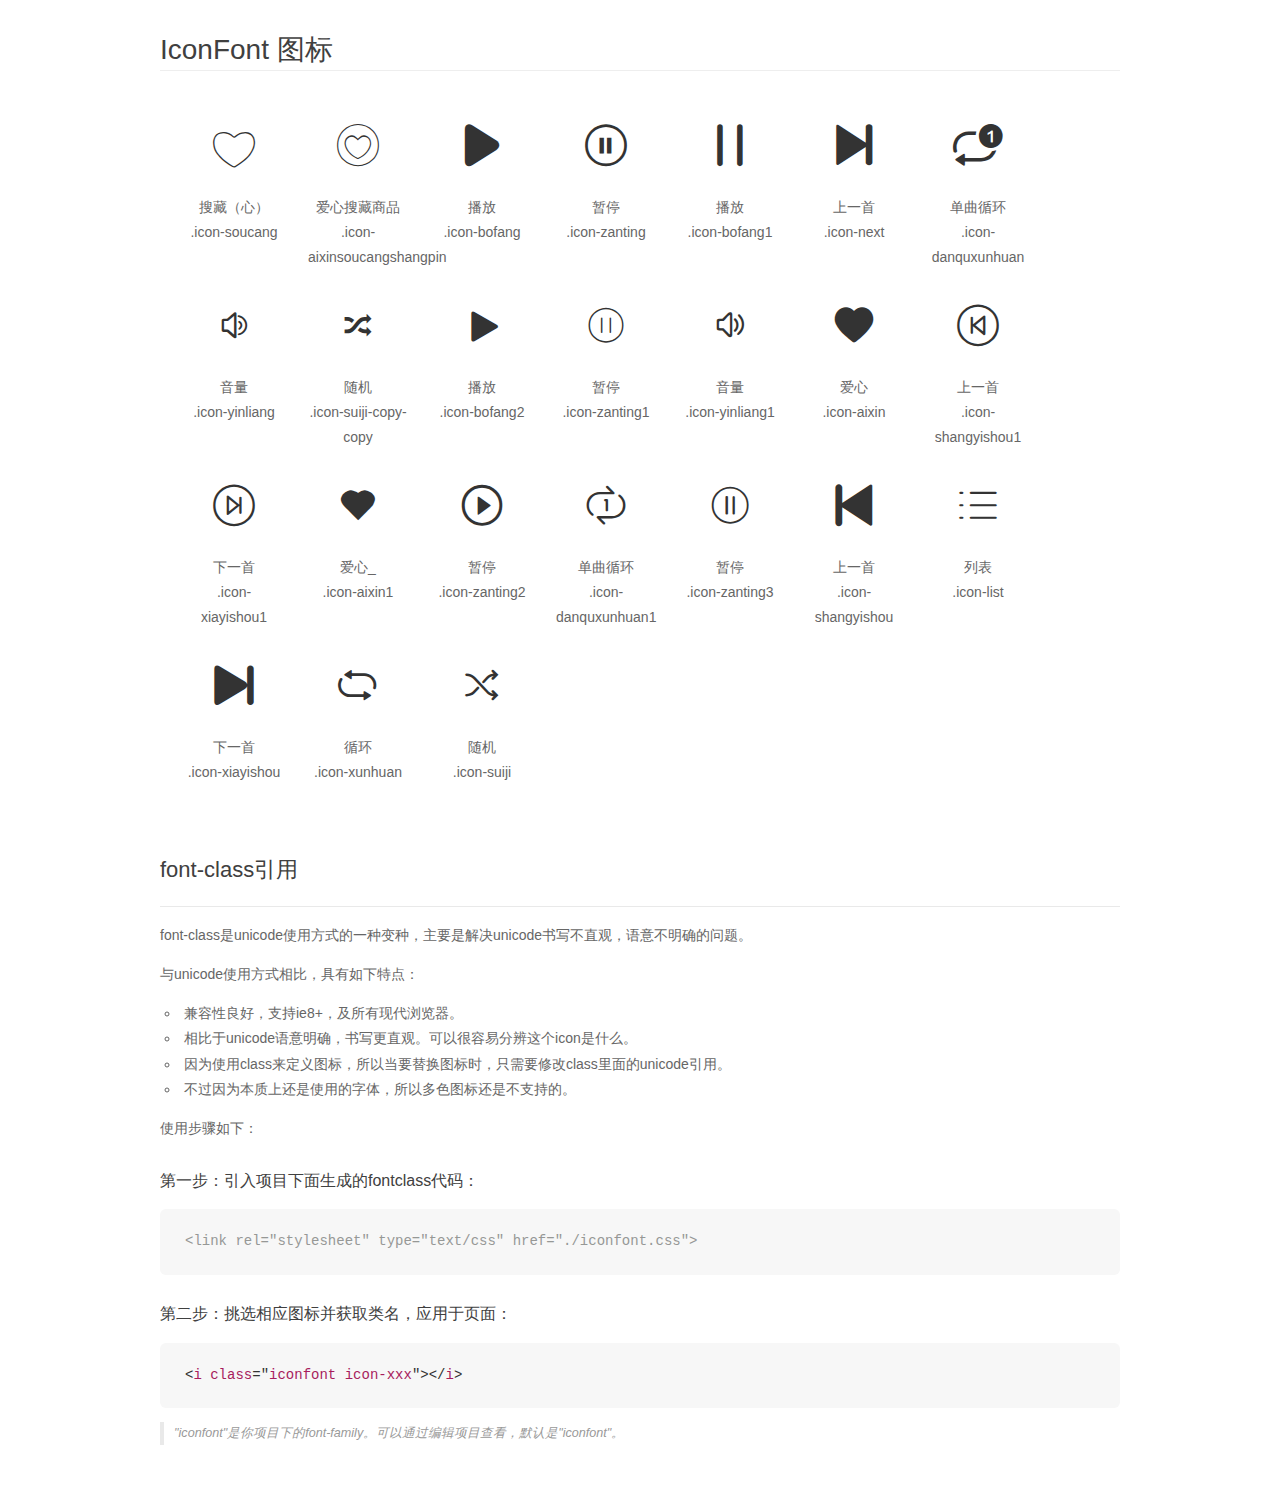
<file: play/font/demo_fontclass.html>
<!DOCTYPE html>
<html>
<head>
    <meta charset="utf-8"/>
    <title>IconFont</title>
    <link rel="stylesheet" href="demo.css">
    <link rel="stylesheet" href="iconfont.css">
</head>
<body>
    <div class="main markdown">
        <h1>IconFont 图标</h1>
        <ul class="icon_lists clear">
            
                <li>
                <i class="icon iconfont icon-soucang"></i>
                    <div class="name">搜藏（心）</div>
                    <div class="fontclass">.icon-soucang</div>
                </li>
            
                <li>
                <i class="icon iconfont icon-aixinsoucangshangpin"></i>
                    <div class="name">爱心搜藏商品</div>
                    <div class="fontclass">.icon-aixinsoucangshangpin</div>
                </li>
            
                <li>
                <i class="icon iconfont icon-bofang"></i>
                    <div class="name">播放</div>
                    <div class="fontclass">.icon-bofang</div>
                </li>
            
                <li>
                <i class="icon iconfont icon-zanting"></i>
                    <div class="name">暂停</div>
                    <div class="fontclass">.icon-zanting</div>
                </li>
            
                <li>
                <i class="icon iconfont icon-bofang1"></i>
                    <div class="name">播放</div>
                    <div class="fontclass">.icon-bofang1</div>
                </li>
            
                <li>
                <i class="icon iconfont icon-next"></i>
                    <div class="name">上一首</div>
                    <div class="fontclass">.icon-next</div>
                </li>
            
                <li>
                <i class="icon iconfont icon-danquxunhuan"></i>
                    <div class="name">单曲循环</div>
                    <div class="fontclass">.icon-danquxunhuan</div>
                </li>
            
                <li>
                <i class="icon iconfont icon-yinliang"></i>
                    <div class="name">音量</div>
                    <div class="fontclass">.icon-yinliang</div>
                </li>
            
                <li>
                <i class="icon iconfont icon-suiji-copy-copy"></i>
                    <div class="name">随机</div>
                    <div class="fontclass">.icon-suiji-copy-copy</div>
                </li>
            
                <li>
                <i class="icon iconfont icon-bofang2"></i>
                    <div class="name">播放</div>
                    <div class="fontclass">.icon-bofang2</div>
                </li>
            
                <li>
                <i class="icon iconfont icon-zanting1"></i>
                    <div class="name">暂停</div>
                    <div class="fontclass">.icon-zanting1</div>
                </li>
            
                <li>
                <i class="icon iconfont icon-yinliang1"></i>
                    <div class="name">音量</div>
                    <div class="fontclass">.icon-yinliang1</div>
                </li>
            
                <li>
                <i class="icon iconfont icon-aixin"></i>
                    <div class="name">爱心</div>
                    <div class="fontclass">.icon-aixin</div>
                </li>
            
                <li>
                <i class="icon iconfont icon-shangyishou1"></i>
                    <div class="name">上一首</div>
                    <div class="fontclass">.icon-shangyishou1</div>
                </li>
            
                <li>
                <i class="icon iconfont icon-xiayishou1"></i>
                    <div class="name">下一首</div>
                    <div class="fontclass">.icon-xiayishou1</div>
                </li>
            
                <li>
                <i class="icon iconfont icon-aixin1"></i>
                    <div class="name">爱心_</div>
                    <div class="fontclass">.icon-aixin1</div>
                </li>
            
                <li>
                <i class="icon iconfont icon-zanting2"></i>
                    <div class="name">暂停</div>
                    <div class="fontclass">.icon-zanting2</div>
                </li>
            
                <li>
                <i class="icon iconfont icon-danquxunhuan1"></i>
                    <div class="name">单曲循环</div>
                    <div class="fontclass">.icon-danquxunhuan1</div>
                </li>
            
                <li>
                <i class="icon iconfont icon-zanting3"></i>
                    <div class="name">暂停</div>
                    <div class="fontclass">.icon-zanting3</div>
                </li>
            
                <li>
                <i class="icon iconfont icon-shangyishou"></i>
                    <div class="name">上一首</div>
                    <div class="fontclass">.icon-shangyishou</div>
                </li>
            
                <li>
                <i class="icon iconfont icon-list"></i>
                    <div class="name">列表</div>
                    <div class="fontclass">.icon-list</div>
                </li>
            
                <li>
                <i class="icon iconfont icon-xiayishou"></i>
                    <div class="name">下一首</div>
                    <div class="fontclass">.icon-xiayishou</div>
                </li>
            
                <li>
                <i class="icon iconfont icon-xunhuan"></i>
                    <div class="name">循环</div>
                    <div class="fontclass">.icon-xunhuan</div>
                </li>
            
                <li>
                <i class="icon iconfont icon-suiji"></i>
                    <div class="name">随机</div>
                    <div class="fontclass">.icon-suiji</div>
                </li>
            
        </ul>

        <h2 id="font-class-">font-class引用</h2>
        <hr>

        <p>font-class是unicode使用方式的一种变种，主要是解决unicode书写不直观，语意不明确的问题。</p>
        <p>与unicode使用方式相比，具有如下特点：</p>
        <ul>
        <li>兼容性良好，支持ie8+，及所有现代浏览器。</li>
        <li>相比于unicode语意明确，书写更直观。可以很容易分辨这个icon是什么。</li>
        <li>因为使用class来定义图标，所以当要替换图标时，只需要修改class里面的unicode引用。</li>
        <li>不过因为本质上还是使用的字体，所以多色图标还是不支持的。</li>
        </ul>
        <p>使用步骤如下：</p>
        <h3 id="-fontclass-">第一步：引入项目下面生成的fontclass代码：</h3>


        <pre><code class="lang-js hljs javascript"><span class="hljs-comment">&lt;link rel="stylesheet" type="text/css" href="./iconfont.css"&gt;</span></code></pre>
        <h3 id="-">第二步：挑选相应图标并获取类名，应用于页面：</h3>
        <pre><code class="lang-css hljs">&lt;<span class="hljs-selector-tag">i</span> <span class="hljs-selector-tag">class</span>="<span class="hljs-selector-tag">iconfont</span> <span class="hljs-selector-tag">icon-xxx</span>"&gt;&lt;/<span class="hljs-selector-tag">i</span>&gt;</code></pre>
        <blockquote>
        <p>"iconfont"是你项目下的font-family。可以通过编辑项目查看，默认是"iconfont"。</p>
        </blockquote>
    </div>
</body>
</html>
</file>
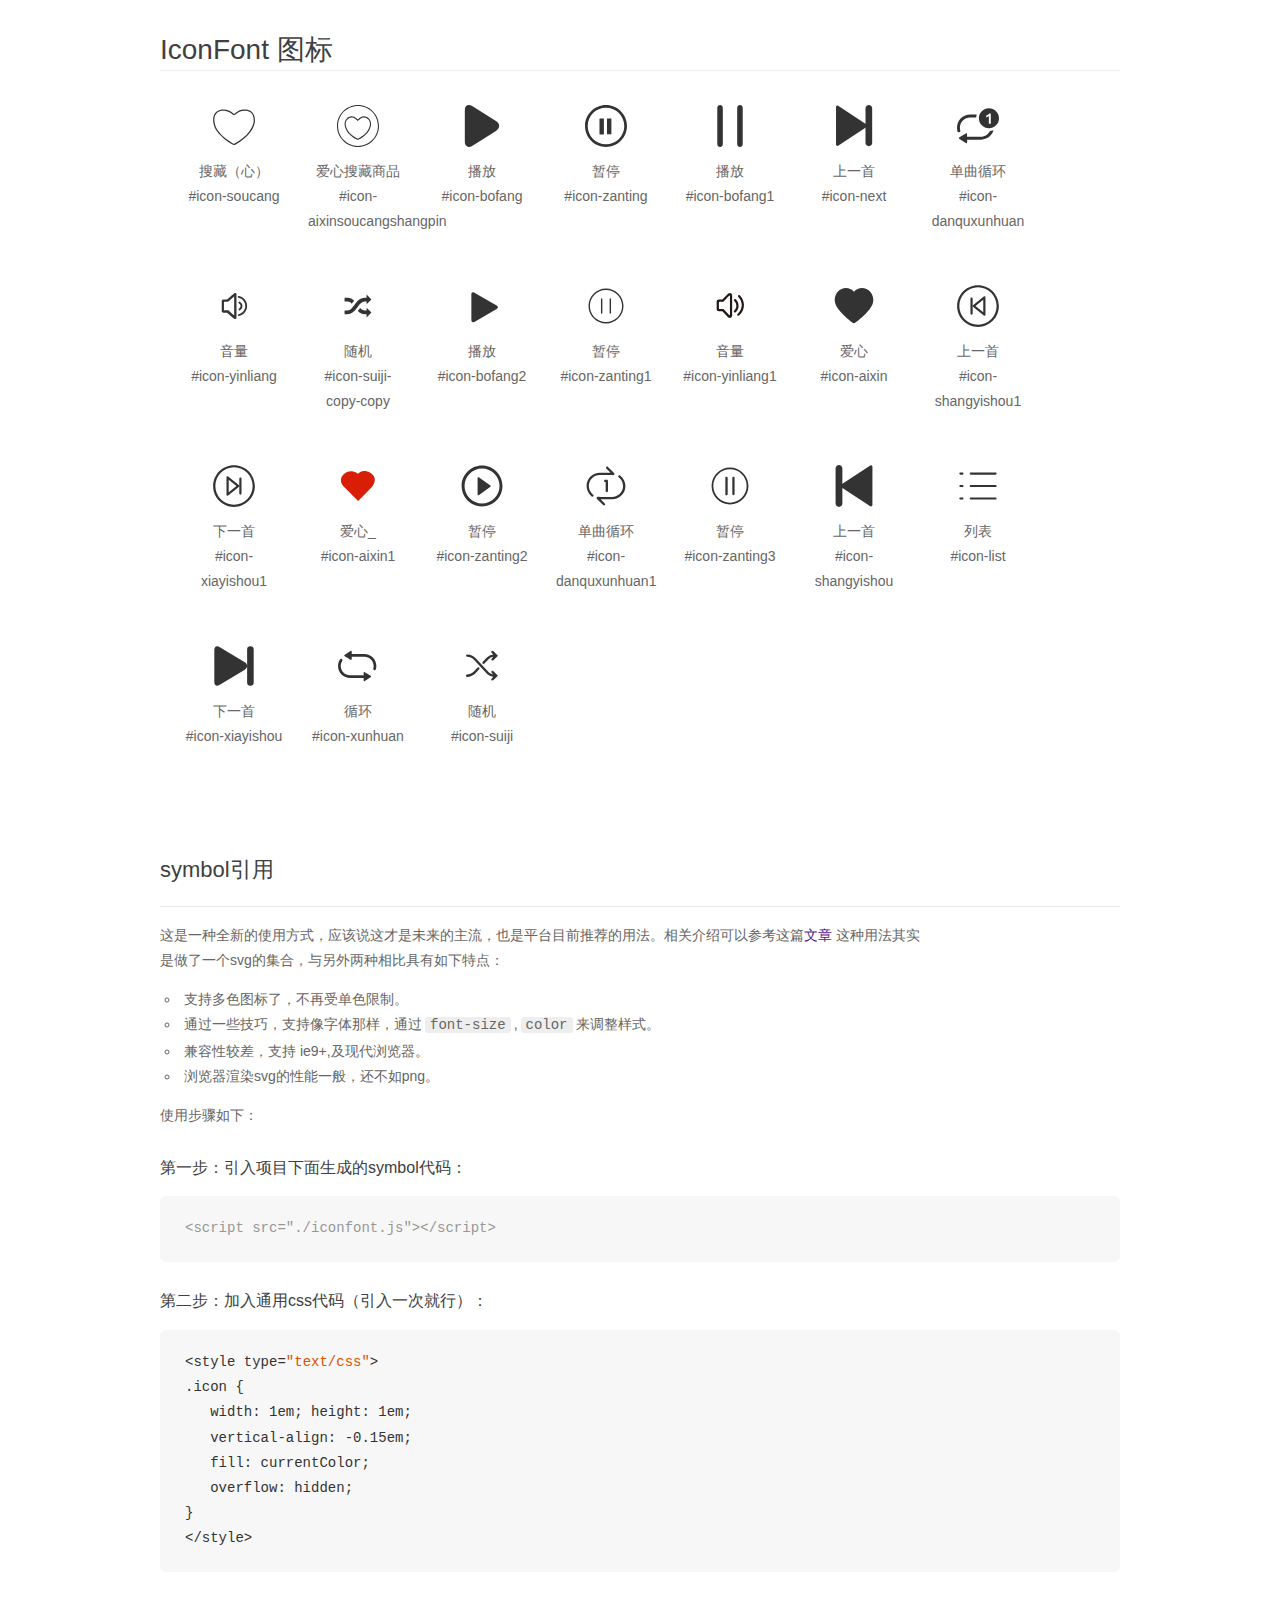
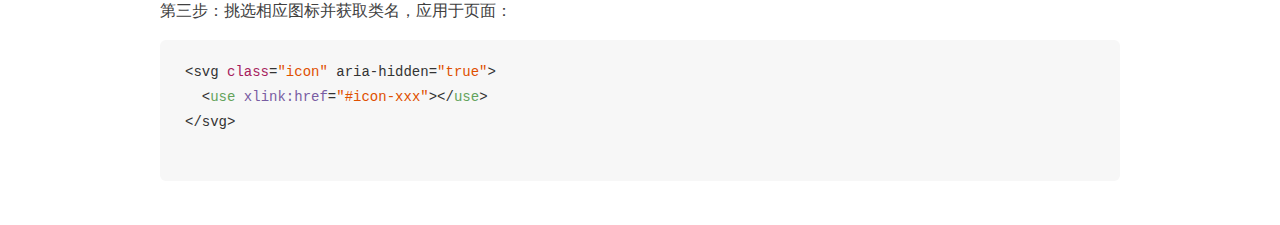
<file: play/font/demo_symbol.html>
<!DOCTYPE html>
<html>
<head>
    <meta charset="utf-8"/>
    <title>IconFont</title>
    <link rel="stylesheet" href="demo.css">
    <script src="iconfont.js"></script>

    <style type="text/css">
        .icon {
          /* 通过设置 font-size 来改变图标大小 */
          width: 1em; height: 1em;
          /* 图标和文字相邻时，垂直对齐 */
          vertical-align: -0.15em;
          /* 通过设置 color 来改变 SVG 的颜色/fill */
          fill: currentColor;
          /* path 和 stroke 溢出 viewBox 部分在 IE 下会显示
             normalize.css 中也包含这行 */
          overflow: hidden;
        }

    </style>
</head>
<body>
    <div class="main markdown">
        <h1>IconFont 图标</h1>
        <ul class="icon_lists clear">
            
                <li>
                    <svg class="icon" aria-hidden="true">
                        <use xlink:href="#icon-soucang"></use>
                    </svg>
                    <div class="name">搜藏（心）</div>
                    <div class="fontclass">#icon-soucang</div>
                </li>
            
                <li>
                    <svg class="icon" aria-hidden="true">
                        <use xlink:href="#icon-aixinsoucangshangpin"></use>
                    </svg>
                    <div class="name">爱心搜藏商品</div>
                    <div class="fontclass">#icon-aixinsoucangshangpin</div>
                </li>
            
                <li>
                    <svg class="icon" aria-hidden="true">
                        <use xlink:href="#icon-bofang"></use>
                    </svg>
                    <div class="name">播放</div>
                    <div class="fontclass">#icon-bofang</div>
                </li>
            
                <li>
                    <svg class="icon" aria-hidden="true">
                        <use xlink:href="#icon-zanting"></use>
                    </svg>
                    <div class="name">暂停</div>
                    <div class="fontclass">#icon-zanting</div>
                </li>
            
                <li>
                    <svg class="icon" aria-hidden="true">
                        <use xlink:href="#icon-bofang1"></use>
                    </svg>
                    <div class="name">播放</div>
                    <div class="fontclass">#icon-bofang1</div>
                </li>
            
                <li>
                    <svg class="icon" aria-hidden="true">
                        <use xlink:href="#icon-next"></use>
                    </svg>
                    <div class="name">上一首</div>
                    <div class="fontclass">#icon-next</div>
                </li>
            
                <li>
                    <svg class="icon" aria-hidden="true">
                        <use xlink:href="#icon-danquxunhuan"></use>
                    </svg>
                    <div class="name">单曲循环</div>
                    <div class="fontclass">#icon-danquxunhuan</div>
                </li>
            
                <li>
                    <svg class="icon" aria-hidden="true">
                        <use xlink:href="#icon-yinliang"></use>
                    </svg>
                    <div class="name">音量</div>
                    <div class="fontclass">#icon-yinliang</div>
                </li>
            
                <li>
                    <svg class="icon" aria-hidden="true">
                        <use xlink:href="#icon-suiji-copy-copy"></use>
                    </svg>
                    <div class="name">随机</div>
                    <div class="fontclass">#icon-suiji-copy-copy</div>
                </li>
            
                <li>
                    <svg class="icon" aria-hidden="true">
                        <use xlink:href="#icon-bofang2"></use>
                    </svg>
                    <div class="name">播放</div>
                    <div class="fontclass">#icon-bofang2</div>
                </li>
            
                <li>
                    <svg class="icon" aria-hidden="true">
                        <use xlink:href="#icon-zanting1"></use>
                    </svg>
                    <div class="name">暂停</div>
                    <div class="fontclass">#icon-zanting1</div>
                </li>
            
                <li>
                    <svg class="icon" aria-hidden="true">
                        <use xlink:href="#icon-yinliang1"></use>
                    </svg>
                    <div class="name">音量</div>
                    <div class="fontclass">#icon-yinliang1</div>
                </li>
            
                <li>
                    <svg class="icon" aria-hidden="true">
                        <use xlink:href="#icon-aixin"></use>
                    </svg>
                    <div class="name">爱心</div>
                    <div class="fontclass">#icon-aixin</div>
                </li>
            
                <li>
                    <svg class="icon" aria-hidden="true">
                        <use xlink:href="#icon-shangyishou1"></use>
                    </svg>
                    <div class="name">上一首</div>
                    <div class="fontclass">#icon-shangyishou1</div>
                </li>
            
                <li>
                    <svg class="icon" aria-hidden="true">
                        <use xlink:href="#icon-xiayishou1"></use>
                    </svg>
                    <div class="name">下一首</div>
                    <div class="fontclass">#icon-xiayishou1</div>
                </li>
            
                <li>
                    <svg class="icon" aria-hidden="true">
                        <use xlink:href="#icon-aixin1"></use>
                    </svg>
                    <div class="name">爱心_</div>
                    <div class="fontclass">#icon-aixin1</div>
                </li>
            
                <li>
                    <svg class="icon" aria-hidden="true">
                        <use xlink:href="#icon-zanting2"></use>
                    </svg>
                    <div class="name">暂停</div>
                    <div class="fontclass">#icon-zanting2</div>
                </li>
            
                <li>
                    <svg class="icon" aria-hidden="true">
                        <use xlink:href="#icon-danquxunhuan1"></use>
                    </svg>
                    <div class="name">单曲循环</div>
                    <div class="fontclass">#icon-danquxunhuan1</div>
                </li>
            
                <li>
                    <svg class="icon" aria-hidden="true">
                        <use xlink:href="#icon-zanting3"></use>
                    </svg>
                    <div class="name">暂停</div>
                    <div class="fontclass">#icon-zanting3</div>
                </li>
            
                <li>
                    <svg class="icon" aria-hidden="true">
                        <use xlink:href="#icon-shangyishou"></use>
                    </svg>
                    <div class="name">上一首</div>
                    <div class="fontclass">#icon-shangyishou</div>
                </li>
            
                <li>
                    <svg class="icon" aria-hidden="true">
                        <use xlink:href="#icon-list"></use>
                    </svg>
                    <div class="name">列表</div>
                    <div class="fontclass">#icon-list</div>
                </li>
            
                <li>
                    <svg class="icon" aria-hidden="true">
                        <use xlink:href="#icon-xiayishou"></use>
                    </svg>
                    <div class="name">下一首</div>
                    <div class="fontclass">#icon-xiayishou</div>
                </li>
            
                <li>
                    <svg class="icon" aria-hidden="true">
                        <use xlink:href="#icon-xunhuan"></use>
                    </svg>
                    <div class="name">循环</div>
                    <div class="fontclass">#icon-xunhuan</div>
                </li>
            
                <li>
                    <svg class="icon" aria-hidden="true">
                        <use xlink:href="#icon-suiji"></use>
                    </svg>
                    <div class="name">随机</div>
                    <div class="fontclass">#icon-suiji</div>
                </li>
            
        </ul>


        <h2 id="symbol-">symbol引用</h2>
        <hr>

        <p>这是一种全新的使用方式，应该说这才是未来的主流，也是平台目前推荐的用法。相关介绍可以参考这篇<a href="">文章</a>
        这种用法其实是做了一个svg的集合，与另外两种相比具有如下特点：</p>
        <ul>
          <li>支持多色图标了，不再受单色限制。</li>
          <li>通过一些技巧，支持像字体那样，通过<code>font-size</code>,<code>color</code>来调整样式。</li>
          <li>兼容性较差，支持 ie9+,及现代浏览器。</li>
          <li>浏览器渲染svg的性能一般，还不如png。</li>
        </ul>
        <p>使用步骤如下：</p>
        <h3 id="-symbol-">第一步：引入项目下面生成的symbol代码：</h3>
        <pre><code class="lang-js hljs javascript"><span class="hljs-comment">&lt;script src="./iconfont.js"&gt;&lt;/script&gt;</span></code></pre>
        <h3 id="-css-">第二步：加入通用css代码（引入一次就行）：</h3>
        <pre><code class="lang-js hljs javascript">&lt;style type=<span class="hljs-string">"text/css"</span>&gt;
.icon {
   width: <span class="hljs-number">1</span>em; height: <span class="hljs-number">1</span>em;
   vertical-align: <span class="hljs-number">-0.15</span>em;
   fill: currentColor;
   overflow: hidden;
}
&lt;<span class="hljs-regexp">/style&gt;</span></code></pre>
        <h3 id="-">第三步：挑选相应图标并获取类名，应用于页面：</h3>
        <pre><code class="lang-js hljs javascript">&lt;svg <span class="hljs-class"><span class="hljs-keyword">class</span></span>=<span class="hljs-string">"icon"</span> aria-hidden=<span class="hljs-string">"true"</span>&gt;<span class="xml"><span class="hljs-tag">
  &lt;<span class="hljs-name">use</span> <span class="hljs-attr">xlink:href</span>=<span class="hljs-string">"#icon-xxx"</span>&gt;</span><span class="hljs-tag">&lt;/<span class="hljs-name">use</span>&gt;</span>
</span>&lt;<span class="hljs-regexp">/svg&gt;
        </span></code></pre>
    </div>
</body>
</html>
</file>
<file: css/index.css>
/*
* @Author: yz
* @Date:   2017-08-11 17:01:41
* @Last Modified by:   yz
* @Last Modified time: 2017-08-20 13:41:05
*/
*{
	margin: 0;
	padding: 0;
	list-style: none;
	text-decoration: none;
}
@font-face {
  font-family: 'iconfont';  /* project id 355265 */
  src: url('http://at.alicdn.com/t/font_355265_t6oeutg5pnwmi.eot');
  src: url('http:http://at.alicdn.com/t/font_355265_t6oeutg5pnwmi.eot?#iefix') format('embedded-opentype'),
  url('http://at.alicdn.com/t/font_355265_t6oeutg5pnwmi.woff') format('woff'),
  url('http://at.alicdn.com/t/font_355265_t6oeutg5pnwmi.ttf') format('truetype'),
  url('http://at.alicdn.com/t/font_355265_t6oeutg5pnwmi.svg#iconfont') format('svg');
}
.iconfont{
	font-family: 'iconfont';
	font-size: 14px;
	color: #B0B0B0;
}
.iconfont1{
	font-family: 'iconfont';
	font-size: 20px;
	color: #B0B0B0;
}
.site-bn-bar{
	width: 100%;
	height: 120px;
	background: url('../img/cms_15023581817637_mJKpy.jpg') no-repeat center center;
}
.site-bn-bar a{
	display: block;
	width: 100%;
	height: 100%;
}
.site-topbar{
	width: 100%;
	height: 40px;
	background: #333333;
}
main{
	width: 1226px;
	height: 40px;
	margin: 0 auto;
}
.topbar-nav{
	margin: 0 auto;
	margin-top: 15px;
	width: 569px;
	height: 12px;
	line-height: 12px;
	float: left;
	font-size: 12px;
	color: #3A3F3F;
}
.nofollow{
	display: block;
	font-size: 12px;
	float: left;
	margin-right: 5px;
	margin-left: 5px;
	color: #B0B0B0;
}
.nofollow:hover{
	color: #fff;
}
.nofollow:first-of-type{
	margin-left: 0;
}
.sep{
	display: block;
	float: left;
}
.topbar-cart{
	width: 120px;
	height: 40px;
	background: #424242;
	float: right;
	cursor: pointer;
}
.topbar-cart:hover{
	background: #fff;
}
.shop{
	display: block;
	font-size: 14px;
	float: left;
	margin-top: 13px;
	margin-left: 15px;
}
.shop1{
	margin-top: 10px;
	margin-left: 5px;
	color: #B0B0B0;
}
.topbar-cart:hover .shop{
	color: #FF6700;
}
.topbar-into{
	width: 143px;
	height: 12px;
	margin-top: 12px;
	float: right;
	font-size: 12px;
	color: #373F3A;
}
.link{
	color: #B0B0B0;
}
.link:hover{
	color: #fff;
}
.site-header{
	width: 100%;
	height: 100px;
	position: relative;
}
.container{
	width: 1226px;
	height: 100px;
	margin: 0 auto;
	font-family: '宋体';
}
.header-logo{
	width: 55px;
	height: 55px;
	margin-top: 22px;
	background: url('../img/logo.png');
	float: left;
}
.header-logo a{
	display: block;
	width: 55px;
	height: 55px;
}
.exposure{
	display: block;
	float: left;
	margin-left: 7px;
	width: 165px;
	height: 100px;
	background: url('../img/yiyuanyingbijiben.gif') no-repeat center center;
}
.navitem{
	width: 648px;
	height: 100px;
	float: left;
	display: flex;
	justify-content: space-around;
}
.navitemson{
	height: 60px;
	margin-top: 43px;
	font-family: '微软雅黑';
	
}
.navitemsonmain{
	width: 1226px;
	margin: 0 auto;
}
.navitemsondow{
	width: 100%;
	height: 229px;
	border-top: 1px solid #E2E2E2;
	position: absolute;
	top: 100px;
	left: 0;
	background: #fff;
	z-index: 9999;
	display: none;
}
.navitemsondow li{
	width: 200px;
	height: 201px;
	font-size: 12px;
	text-align: center;
	float: left;
	padding-top: 35px;
}
.navitemsondow li p{
	padding-top: 10px;
}
.navitemsondow li p:nth-of-type(2){
	color: #FF6B00;
	cursor: pointer;
}
.navitemsondow li:first-child{
	position: relative;
	padding: 35px 12px 0;
	padding-left: 64px;
}
.navitemsondow li .figure{
	width: 160px;
	height: 110px;
	margin: 0 auto;
}
.navitemsondow li .figure1{
	width: 175px;
}
.navitemsondow li .figure img{
	width: 160px;
	height: 110px;
	padding-right: 20px;
	border-right: 1px solid #E0E0E0;
	cursor: pointer;
}
.navitemsondow li .figure .smallimg{
	border-right: 0;
}
.link1{
	color: #333333;
}
.link1:hover{
	color: #FF6700;
}
.headersearch{
	float: right;
	width: 296px;
	height: 50px;
	margin-top: 25px;
	position: relative;

}
.searchtextdown{
	width: 243px;
	height: 330px;
	background: #fff;
	position: absolute;
	left: 0px;
	top: 50px;
	z-index: 999;
	border: 1px solid #FF6B00;
	border-top: 0;
	display: none;
}
.searchtextdown>ul>li{
	height: 30px;
	line-height: 30px;
	cursor: pointer;
}
.searchtextdown>ul>li:hover{
	background: #EEEEEE;
}
.searchtextdown>ul>li:first-child{
	/* padding-top: 5px; */
}
.searchtextdown>ul>li>p{
	font-size: 12px;
	float: left;
	padding-left: 8px;
	color: #333;
}
.searchtextdown>ul>li>p:nth-of-type(2){
	float: right;
	padding-right: 8px;
	color: #B0B0B0;
}
.searchhotwords{
	display: block;
	position: absolute;
	top: 14px;
	right: 62px;
	width: 135px;
	height: 21px;
	text-align: right;
	/* background: #EEEEEE; */
	z-index: 2;
}
.searchhotwords a:first-of-type{
	display: inline-block;
	margin-left: 5px;
	padding: 0 5px;
	font-size: 12px;
	background: #eee;
	color: #757575;
	transition: all .2s;
}
.searchhotwords a:nth-of-type(2){
	display: inline-block;
	margin-left: 5px;
	padding: 0 5px;
	font-size: 12px;
	background: #eee;
	color: #757575;
	transition: all .2s;
}
.searchhotwords a:hover{
	background: #FF6B00;
	color: #fff;
}
.searchtext{
	position: absolute;
	top: 0;
	right: 51px;
	z-index: 1;
	width: 223px;
	height: 48px;
	padding: 0 10px;
	border: 1px solid #e0e0e0;
	font-size: 14px;
	line-height: 48px;
	outline: 0;
	transition: all .2s;
}
.searchbtn{
	position: absolute;
	right: 0;
	top: 0;
	z-index: 2;
	width: 52px;
	height: 50px;
	border: 1px solid #e0e0e0;
	font-size: 24px;
	line-height: 24px;
	background: #fff;
	color: #616161;
	outline: 0;
	transition: all .2s;
	cursor: pointer;
}
.searchbtn:hover{
	background: #FF6B00;
	color: #fff;
}
.homeheroslider{
	width: 1226px;
	height: 460px;
	margin: 0 auto;
	position: relative;
}
.uiprev{
	width: 41px;
	height: 69px;
	background: url('../img/icon-slides.png') no-repeat -83px 0;
	position: absolute;
	left: 234px;
	top: 0;
	bottom: 0;
	margin-top: auto;
	margin-bottom: auto;
	z-index: 999;
}
.uiprev:hover{
	background: url('../img/icon-slides.png') no-repeat 0 0;
}
.uinext{
	width: 41px;
	height: 69px;
	background: url('../img/icon-slides.png') no-repeat -123px 0;
	position: absolute;
	right: 0;
	top: 0;
	bottom: 0;
	margin-top: auto;
	margin-bottom: auto;
	z-index: 999;
}
.uinext:hover{
	background: url('../img/icon-slides.png') no-repeat -42px 0;
}
.banner{
	width: 1226px;
	height: 460px;
	position: relative;
}
.bannerson{
	width: 1226px;
	height: 460px;
	position: absolute;
	left: 0;
	top: 0;
}
.bannersonimg{
	width: 1226px;
	height: 460px;
	cursor: pointer;
}
.button{
	width: 150px;
	height: 10px;
	position: absolute;
	right: 30px;
	bottom: 10px;
}
.buttonson{
	width: 10px;
	height: 10px;
	background: gray;
	border-radius: 50%;
	float: left;
	margin-right: 10px;
}
.hot{
	background: #FF6B00;
}
.sitecategory{
	width: 234px;
	height: 460px;
	background: #000;
	opacity: 0.8;
	left: 0;
	top: 0;
	position: absolute;
}
.sitecategorylist{
	width: 234px;
	height: 460px;
	font-size: 14px;
	font-family: '微软雅黑';
	color: #fff;
	position: absolute;
	left: 0;
	top: 0;
}
.cate{
	height: 40px;
	line-height: 40px;
	width: 204px;
	padding-left: 30px;
	cursor: pointer;
}
.cate:first-child{
	margin-top: 30px;
}
.cate>.cateaside{
	width: 795px;
	height: 459px;
	background: #fff;
	position: absolute;
	left: 234px;
	top: 0;
	border-top: 1px solid #E0E0E0;
	border-right: 1px solid #E0E0E0;
	color: #000;
	box-shadow: 0 8px 16px rgba(95,95,95,0.1);
	opacity:0;
}
.cate>.cateaside>li{
	width: 251px;
	height: 56px;
	margin-right: 20px;
	margin-top: 20px;
	float: left;
}
.cate>.cateaside>li:nth-child(3n+3){
	margin-right: 0;
}
.cate>.cateaside>li>img{
	margin-left: 20px;
	margin-top: 8px;
	display: inline-block;
	float: left;
}
.cate>.cateaside>li>p{
	/* margin-bottom: 24px; */
	display: inline-block;
	float: left;
	line-height: 56px;
	margin-left: 10px;
}
.cate>.cateaside>li>.box{
	width: 58px;
	height: 22px;
	line-height: 22px;
	border: 1px solid #FF6700;
	float: right;
	margin-right: 10px;
	margin-top: 18px;
	text-align: center;
	color: #FF6700;
}
.cate>.cateaside>li>.box:hover{
	background: #FF6700;
	color: #fff;
}
.cate:hover{
	background: #FF6B00;
}
.key{
	display: block;
	float: right;
	margin-right: 30px;
}
.homeherosub{
	width: 1226px;
	height: 170px;
	margin: 0 auto;
	margin-top: 14px;
	margin-bottom: 26px;
}
.span4{
	width: 234px;
	height: 170px;
	float: left;
	background: #5F5750;
}
.exposure1{
	width: 78px;
	height: 82px;
	background: #5F5750;
	float: left;
	overflow: hidden;
}
.exposure1 a{
	display: block;
	width: 78px;
	height: 82px;
	color: #CFCDCB;
	overflow: hidden;
}
.exposure1 a:hover{
	color: #fff;
}
.exposure1 a:hover .select1{
	color: #fff;
}
.exposure1 a span{
	display: block;
	text-align: center;
}
.exposure1 a .select{
	font-size: 12px;
	margin-top: 2px;
}
.exposure1 a .select1{
	margin-top:20px;
}
.itemexposure{
	width: 978px;
	height: 170px;
	float: right;
	margin-left: 14px;
}
.itemexposureson{
	width: 316px;
	height: 170px;
	float: left;
	margin-right: 14px;
}
.itemexposureson:last-child{
	margin-right: 0;
}
.itemexposureson a{
	display: block;
	width: 316px;
	height: 170px;
}
.itemexposureson a img{
	display: block;
	width: 316px;
	height: 170px;
	animation: 1s;
}
.itemexposureson a img:hover{
	box-shadow: 0 10px 20px 1px rgba(95, 87, 80, 0.2);
}
.homestargoods{
	width: 1226px;
	height: 438px;
	margin: 0 auto;
	overflow: hidden;
}
.boxhd{
	width: 1226px;
	height: 58px;
}
.title{
	display: block;
	width: 300px;
	height: 58px;
	font-size: 22px;
	font-weight: 200;
	line-height: 58px;
	color: #333;
	float: left;
}
.xmcontrols{
	width: 70px;
	height: 24px;
	margin-top: 16px;
	float: right;
	border: 1px solid #E0E0E0;
	cursor: pointer;
}
.thumb{
	display: block;
	width: 34px;
	height: 24px;
	line-height: 26px;
	text-align: center;
	border-right: 1px solid #e0e0e0;
	float: left;
}
.thumb2{
	display: block;
	width: 34px;
	height: 24px;
	line-height: 26px;
	float: left;
	text-align: center;
}
.thumbcolor1{
	color: #E2E0E0;	
}
.thumbcolor2{
	color: #E2E0E0;	
}
.thumbhot{
	color: #B0B0B5;
}
.thumbhot:hover{
	color: #ff6700;
}
.xmcarouseloutwrapper{
	/* width: 2452px; */
	height: 340px;
	overflow: hidden;
}
.xmcarouselwrapper{
	width: 1226px;
	height: 340px;
	float: left;
}
.xmcarouselwrapper1{
	width: 1226px;
	height: 340px;
	float:left;
}
.xmcarouselwrapperson{
	width: 234px;
	height: 340px;
	margin-right: 14px;
	float: left;
	background: #FAFAFA;
	border-top: 1px solid #FFAC13;
}
.xmcarouselwrapperson:last-child{
	margin-right: 0;
}
.xmcarouselwrapperson a{
	display: block;
	width: 234px;
	height: 340px;
	padding-top: 39px;
}
.xmcarouselwrapperson a img{
	display: block;
	width: 160px;
	height: 160px;
	margin: 0 auto;
}
.xmcarouselwrapperson a .title1{
	display: block;
	width: 150px;
	height: 30px;
	margin: 0 auto;
	margin-top: 20px;
	color: #212121;
	font-size: 14px;
	font-weight: 400;
	text-align: center;
}
.xmcarouselwrapperson a .desc{
	text-align: center;
	color: #b0b0b0;
	font-size: 12px;
}
.xmcarouselwrapperson a .price{
	text-align: center;
	color: #ff6709;
	font-size: 14px;
	padding-top: 10px;
}
.pagemain{
	width: 100%;
	height: 686px;
	padding-top: 60px;
	background: #F5F5F5;
}
.pagemain1{
	width: 100%;
	height: 686px;
	padding-top: 20px;
	background: #F5F5F5;
}
.homebrickbox{
	width: 1226px;
	height: 686px;
	margin: 0 auto;
	position: relative;
}
.tablist{
	width: 280px;
	height: 42px;
	padding-top: 16px;
	float: right;
}
.tablistson{
	height: 26px;
	margin: 0 0 0 30px;
	float: left;
	cursor: pointer;
}
.tablistson:hover{
	color: #FF6709;
	border-bottom: 2px solid #FF6709;
}
.tablistson1{
	height: 26px;
	margin: 0 0 0 30px;
	float: left;
	cursor: pointer;
}
.tablistson1:hover{
	color: #FF6709;
	border-bottom: 2px solid #FF6709;
}
.spanfirst{
	width: 234px;
	height: 614px;
	background: url('../img/dbg.jpg') no-repeat center center;
	background-size:234px 614px;
	float: left;
	cursor: pointer;
}
.spanfirst1{
	background: url('../img/xmad_14950222431232_Twnyl.jpg') no-repeat center center;
}
.spanfirst a{
	display: block;
	width: 234px;
	height: 614px;
}
.spanfirst:hover{
	box-shadow: 0 10px 30px 10px rgba(116, 116, 116, 0.1);
	transform: translateY(-1px);
	transition: .5s;
}
.spansecond{
	width: 992px;
	height: 614px;
	position: absolute;
	top: 58px;
	left: 233px;
}
.spansecond1{
	width: 992px;
	height: 614px;
	position: absolute;
	top: 58px;
	left: 233px;
}
.spansecondson{
	width: 234px;
	height: 300px;
	float: left;
	margin-left: 14px;
	margin-bottom: 14px;
	background: #fff;
	position: relative;
	overflow: hidden;
}
.spansecondson .flower{
	width: 234px;
	height: 56px;
	padding-top: 20px;
	background: #FF7B2B;
	position: absolute;
	bottom: -76px;
	text-align: center;
	color: #fff;
	font-family: '宋体';
	font-size: 14px;
}
.spansecondson .flower .come{
	padding-top: 8px;
	color: #FFB799;
}
.spansecondson:hover .flower{
	bottom: 0;
	transition: .5s;
}
.spansecondson:nth-child(5){
	margin-bottom: 0;
}
.spansecondson:nth-child(6){
	margin-bottom: 0;
}
.spansecondson:nth-child(7){
	margin-bottom: 0;
}
.spansecondson:nth-child(8){
	margin-bottom: 0;
}
.spansecondson:hover{
	box-shadow: 0 10px 30px 10px rgba(116, 116, 116, 0.1);
	transform: translateY(-1px);
	animation: 1s;
}
.spansecondson a{
	display: block;
	width: 234px;
	height: 300px;
}
.spansecondson a img{
	display: block;
	width: 150px;
	height: 150px;
	margin: 0 auto;
	margin-top: 20px;
}
.spansecondson a .title1{
	display: block;
	width: 150px;
	height: 30px;
	margin: 0 auto;
	margin-top: 20px;
	color: #212121;
	font-size: 14px;
	font-weight: 400;
	text-align: center;
}
.spansecondson a .desc{
	text-align: center;
	color: #b0b0b0;
	font-size: 12px;
}
.spansecondson a .price{
	text-align: center;
	color: #ff6709;
	font-size: 14px;
	padding-top: 10px;
}
.recommenggood{
	width: 100%;
	height: 358px;
	background: #F5F5F5;
	padding-top: 30px;
	overflow: hidden;
}
.homestargoods2{
	width: 1226px;
	height: 358px;
	margin: 0 auto;
	position: relative;
	overflow: hidden;
}
.boxhd2{
	width: 1226px;
	height: 58px;
}
.title2{
	display: block;
	width: 300px;
	height: 58px;
	font-size: 22px;
	font-weight: 200;
	line-height: 58px;
	color: #333;
	float: left;
}
.xmcontrols2{
	width: 70px;
	height: 24px;
	margin-top: 16px;
	float: right;
	border: 1px solid #E0E0E0;
	cursor: pointer;
}
.thumb3{
	display: block;
	width: 34px;
	height: 24px;
	line-height: 26px;
	text-align: center;
	border-right: 1px solid #e0e0e0;
	float: left;
}
.thumb5{
	display: block;
	width: 34px;
	height: 24px;
	line-height: 26px;
	float: left;
	text-align: center;
}
.homestargoods3{
	width: 1226px;
	height: 314px;
	margin: 0 auto;
}
.xmcerpuselcol1{
	width: 1226px;
	height: 314px;
	float: left;
}
.xmrecommendlist1{
	width: 234px;
	height: 300px;
	margin-right: 14px;
	float: left;
	background: #fff;
	font-size: 12px;
	text-align: center;
}
.xmrecommendlist1 .pic{
	display: block;
	width: 140px;
	height: 140px;
	margin: 0 auto;
	margin-top: 30px;
}
.xmrecommendlist1 .pic img{
	display: block;
	width: 140px;
	height: 140px;
}
.xmrecommendlist1:last-child{
	margin-right: 0;
}
.xmrecommendlist1 .video{
	display: block;
	margin-top: 20px;
	font-size: 14px;
}
.xmrecommendlist1:hover{
	box-shadow: 0 10px 30px 10px rgba(116, 116, 116, 0.1);
	transform: translateY(-1px);
	animation: 1s;
}
.homecontentbox{
	width: 100%;
	height: 478px;
	background: #F5F5F5;
	padding-top: 40px;
}
.homecontentboxmain{
	width: 1226px;
	height: 478px;
	margin: 0 auto;
	position: relative;
	overflow: hidden;
}
.boxhdbrick{
	width: 1226px;
	height: 420px;
}
.contentlist{
	width: 1240px;
	height: 420px;
}
.contentitem{
	float: left;
	width: 296px;
	height: 374px;
	padding: 45px 0 0;
	margin-bottom: 14px;
	margin-right: 14px;
	background: #fff;
	transition: all .2s linear;
	position: relative;
}
.contentitem:first-child{
	z-index: 1;
	border-top: 1px solid #FFAC13;
}
.contentitem:nth-child(2){
	z-index: 20;
	border-top: 1px solid #83C44E;
}
.contentitem:nth-child(3){
	z-index: 50;
	border-top: 1px solid #E53935;
}
.contentitem:nth-child(4){
	z-index: 100;
	border-top: 1px solid #2196F3;
}
.contentitem:hover{
	box-shadow: 0 15px 30px rgba(0,0,0,0.1);
	transform: translate3d(0, -2px, 0);
}
.contentitem:last-child{
	margin-right: 0;
}
.contentitem .title{
	width: 276px;
	margin: 0 10px 10px;
	font-size: 16px;
	font-weight: 400;
	text-align: center;
	color: #ffac13;
}
.xmcarouselwrapper{
	height: 340px;
}
.xmcarouselwrapper .itemlist{
	width: 888px;
	transition: margin-left 0.5s ease;
	height: 340px;
	color: #333;
}
.itemlist li{
	float: left;
	width: 296px;
	height: 340px;
}
.itemlist li .name{
	width: 256px;
	height: 25px;
	color: #333;
	margin: 0 20px 5px;
	font-size: 20px;
	font-weight: 400;
	line-height: 1.25;
	text-overflow: ellipsis;
	text-align: center;
	white-space: nowrap;
	overflow: hidden;
}
.itemlist li .desc{
	color: #b0b0b0;
	margin: 0 48px 10px;
	height: 40px;
	width: 192px;
	font-size: 12px;
	line-height: 20px;
	text-align: center;
	overflow: hidden;
}
.itemlist li .price{
	color: #333;
	height: 21px;
	width: 276px;
	margin: 0 10px 15px;
	text-align: center;
}
.itemlist li .figureimg{
	width: 216px;
	height: 154px;
	margin: 0 auto;
	color: #333;
}
.figureimg img{
	width: 216px;
	height: 154px;
}
.xmpageswrapper{
	width: 296px;
	height: 30px;
	position: absolute;
	bottom: 15px;
	left: 0;
	width: 296px;
	text-align: center;
}
.xmpageswrapper .pager{
	display: inline-block;
	width: 10px;
	height: 10px;
	padding: 10px;
	margin: 0.2px;
}
.xmpageswrapper .pager .dot{
	border-color: #ff6700;
	background-color: transparent;
	display: block;
	width: 6px;
	height: 6px;
	border: 2px solid #f5f5f5;
	border-radius: 6px;
	text-align: left;
	text-indent: -9999em;
	overflow: hidden;
	transition: all .5s;
}
.xmcontrolsblock{
	width: 296px;
}
.xmcontrolsblock .controlprev{
	left: 0;
	position: absolute;
	top: 50%;
	margin-top: -20px;
	opacity: 0;
	transition: all .6s;
	width: 20px;
	height: 24px;
	padding: 12px 0;
	font-size: 18px;
	line-height: 24px;
	color: #fafafa;
	background-color: rgba(66, 66, 66, 0.2);

}
.contentitem:hover .controlprev{
	opacity: 1;
}

.xmcontrolsblock .controlnext{
	right: 0;
	position: absolute;
	top: 50%;
	margin-top: -20px;
	opacity: 0;
	transition: all .6s;
	width: 20px;
	height: 24px;
	padding: 12px 0;
	font-size: 18px;
	line-height: 24px;
	color: #fafafa;
	background-color: rgba(66, 66, 66, 0.2);
}
.contentitem:hover .controlnext{
	opacity: 1;
}
.homevideobox{
	width: 100%;
	height: 393px;
	background: #F5F5F5;
	/* padding-top: 40px; */
}
.homevideoboxson{
	width: 1226px;
	height: 343px;
	margin: 0 auto;
}
.homevideoboxone{
	width: 1226px;
	height: auto;
	margin: 0 auto;
	padding-bottom: 80px;
	margin-bottom: 50px;
	background-color: #fafafa;
}
.asssss{
	text-align: center;
	line-height: 250px;
	font-size: 25px;
}
.asssssa{
	text-align: center;
	line-height: 150px;
	font-size: 25px;
	color:#3A3F3F;
}
.abax{
	text-align: left;
	font-size: 15px;
}
.more{
	width: 92px;
	height: 58px;
	float: right;
}
.morelink{
	display: block;
	width: 92px;
	height: 20px;
	line-height: 58px;
	color: #000;
	font-size: 16px;
	font-family: '宋体';
}
.morelink:hover{
	color: #FF6B00;
}
.morlinkicon{
	font-style: normal;
	width: 12px;
	height: 12px;
	padding: 4px;
	border-radius: 16px;
	font-size: 12px;
	line-height: 12px;
	background: #b0b0b0;
	color: #fff;
	transition: all .4s;
}
.morelink:hover .morlinkicon{
	background: #FF6B00;
}
.vediolist{
	width: 1226px;
	height: 285px;
}
.vedioitem{
	width: 296px;
	height: 285px;
	float: left;
	margin-right: 14px;
	cursor: pointer;
	text-align: center;
	background: #fff;
	position: relative;
}
.vedioitem:last-child{
	margin-right: 0;
}
.vedioitem img{
	display: block;
	width: 296px;
	height: 180px;
}
.vedioitem h3{
	margin: 20px 0 6px;
	font-size: 14px;
	font-weight: 400;
	text-align: center;
	color: #333;
}
.vedioitem p{
	height: 18px;
	font-size: 12px;
	color: #b0b0b0;
	cursor: default;
}
.vedioitem .play{
	display: block;
	position: absolute;
	left: 20px;
	bottom: 125px;
	width: 32px;
	height: 20px;
	border: 2px solid #fff;
	border-radius: 12px;
	background-color: rgba(0,0,0,0.6);
}
.vedioitem .play i{
	display: block;
	font-style: normal;
	color: #fff;
	line-height: 21px;
	padding-left: 2px;
}
.vedioitem:hover{
	box-shadow: 0 10px 30px 10px rgba(116, 116, 116, 0.1);
	transform: translateY(-1px);
	animation: 1s;
}
.vedioitem:hover h3{
	color: #F87300;
}
.vedioitem:hover .play{
	background-color: #F87300;
	border: 2px solid #F87300;
}
.sitefooter{
	width: 1226px;
	/* height: 272px; */
	margin: 0 auto;
}
.footerservice{
	width: 1226px;
	height: 25px;
	padding: 27px 0;
	border-bottom: 1px solid #e0e0e0;
}
.listservice{
	width: 1226px;
	height: 25px;
}
.listservice li{
	width: 19.8%;
	height: 25px;
	text-align: center;
	border-right: 1px solid #E0E0E0;
	float: left;
}
.listservice li:last-child{
	border-right: 0;
}
.listservice li a{
	color: #333;
	transition: .2s;
}
.yuyue{
	font-size: 22px;
	font-style: normal;
	color: #333;
}
.listservice li a:hover{
	color: #FF6B00;
}
.listservice li a:hover .yuyue{
	color: #FF6B00;
}
.footerlinks{
	width: 1226px;
	height: 112px;
	padding: 40px 0;
}
.collinks{
	float: left;
	width: 160px;
	height: 112px;
}
.collinks dt{
	margin: -1px 0 26px;
	font-size: 14px;
	line-height: 1.25;
	color: #424242;
}
.collinks a{
	color: #424242;
}
.collinks dd{
	margin: 10px 0 0;
	font-size: 12px;
	color: #757575;
	cursor: pointer;
}
.collinks dd:hover{
	color: #ff6700;
}
.colcontact{
	
    height: 112px;
    border-left: 1px solid #e0e0e0;
    text-align: center;
    color: #616161;
}
.phone{
	margin: 0 0 5px;
	font-size: 22px;
	line-height: 1;
	color: #ff6700;
}
.colcontact p{
	margin: 0 0 16px;
	font-size: 12px;
}
.colcontact a{
	display: inline-block;
	border: 1px solid; #ff6700;
	background: #fff;
	color: #ff6700;
	width: 118px;
	height: 28px;
	font-size: 12px;
	line-height: 28px;
}
.colcontact a i{
	font-style: normal;
	color: #ff6700;
}

.yiru a{
	color:#555;
	font-size: 15px;
}
 .yiru a:hover{
	color:#ff6700;
}
.colcontact a:hover{
	background: #ff6700;
	color: #fff;
}
.colcontact a:hover i{
	color: #fff;
}
.laster05{
	width: 100%;
	height: 98px;
	background: #FAFAFA;
}
.laster05 main{
	width: 1226px;
	height: 98px;
	margin: 0 auto; 
}
.laster05 .left{
	width: 64px;
	height: 68px;
	float: left;
	padding-top: 30px;
}
.laster05 .center{
	width: 760px;
	height: 68px;
	padding-top: 30px;
	float: left;
}
.laster05 .center .one{
	width: 100%;
	height: 14px;
}
.laster05 .center .one ul{
	width: 100%;
	height: 14px;
}
.laster05 .center .one li{
	/* width: 60px; */
	padding-right: 5px;
	padding-left: 5px;
	height: 12px;
	line-height: 12px;
	border-right: 1px solid #DADADA;
	float: left;
	font-size: 12px;
	text-align: center;
	cursor: pointer;
}
.laster05 .center .one li:last-child{
	border-right: 0;
}
.laster05 .center .one li a{
	color: #333;
}
.laster05 .center .one li a:hover{
	color: #FF6700;
}
.laster05 .center p{
	font-size: 12px;
	color: #797979;
	margin-top: 5px;
}
.laster05 .right{
	width: 402px;
	height: 68px;
	padding-top: 30px;
	float: left;
}
.laster05 .right a{
	display: block;
}
</file>
<file: css/xiaomi.css>
/* * @Author: lenovo
* @Date:   2017-07-13 14:48:13
* @Last Modified by:   yangchao
* @Last Modified time: 2017-08-20 23:27:46
* */
@font-face {
  font-family: 'iconfont';  /* project id 354800 */
  src: url('https://at.alicdn.com/t/font_354800_w26lghw5lzb8olxr.eot');
  src: url('https://at.alicdn.com/t/font_354800_w26lghw5lzb8olxr.eot?#iefix') format('embedded-opentype'),
  url('https://at.alicdn.com/t/font_354800_w26lghw5lzb8olxr.woff') format('woff'),
  url('https://at.alicdn.com/t/font_354800_w26lghw5lzb8olxr.ttf') format('truetype'),
  url('https://at.alicdn.com/t/font_354800_w26lghw5lzb8olxr.svg#iconfont') format('svg');
}
.iconfont{
	font-family: "iconfont";
	font-size: 17px;
	color: #ff6700;
}
*{
	margin: 0;
	padding: 0;
	list-style: none;
	text-decoration: none;
	font-family: "微软雅黑"；
}
header{
	width: 100%;
	height: 40px;
	background:#333333;
}
main{
	width: 1226px;
	height: 100%;
	/* background: green; */
	margin: 0 auto;
}

.head-left{
	height: 100%;
	/* background: blue; */
	float: left;
}
.head-left li{
     font-size: 12px;
     line-height: 40px;
     float: left;
}
.head-left li a{
	color: #b0b0b0;
	padding-left: 8px;
     padding-right: 9px;
	border-right: 1px solid #424242;
}
.head-left li .head-lfist{
	margin-left: 0;
}
.head-left li .head-llast{
	border-right: none;
}
main .head-left li a:hover{
	color: #fff;
}

.head-right{
	width: 279px;
	height: 100%;
	/* background: purple; */
	float: right;

}

.head-right1{
	
	/* background: red; */
	padding-top: 8px;
	float: left;
}
.head-right1 span{
	font-size: 12px;
	line-height: 17px;
	color: #424242;
    
}
.head-right1 a{
	font-size:12px;
	color: #b0b0b0;
	margin-right: 4px;
	margin-left: 2px;
	
}
.head-right1 a:hover{
	color: #fff;
}
.head-right2{
	width: 120px;
	height: 100%;
	background: #424242;
	float: right;
	position: relative;
}

.head-r1{
	width: 20px;
	height: 14px;
	background: url('../img/小米商城(1)_06_03.png') no-repeat center center;
	background-size: 20px 14px;
	margin: 14px 6px 0 16px;
	float: left;
}
.head-r2{
	width: 59px;
	height: 100%;
	/* background: pink; */
	font-size: 12px;
	text-align: center;
	line-height: 40px;
	float: left;
}
.head-block{
	width: 316px;
	height: 0;
	background: #fff;
	position: absolute;
	top: 40px;
	right: 0;
	font-size: 14px;
	text-align: center;
	line-height: 100px;
	color:#333;
	z-index: 9999999;
	box-shadow:0px 3px 8px 1px rgba(30, 30, 30, 0.5) ;
	transition: all 0.8s ease; 
}
.head-right2 a{
	color: #97b097;
}
.head-right2:hover{
	background: #fff;
}
.head-right2:hover .head-r1{
	background: url('../img/2017-07-13_201006_03.png') no-repeat center center;
}
.head-right2:hover .head-r2{
	color: #ff6700;
}


.navi{
	width: 100%;
	height: 100px;
	position: relative;
}

.navi .nav-bottom{
	width:100%;
	/* height: 217px; */
	height: 217px;
	background: #fff; 
	position: absolute;
	top:100px;
	left: 0;
	z-index: 9999999;
	box-shadow:0px 3px 8px 1px rgba(30, 30, 30, 0) ; 
     border-top:none;
	transition: all 0.3s ease;
	  display: none;
}
.nav-bottom .nav-bbig{
	width: 1226px;
	height: 100%;
	
	/* background: green; */
	margin: 0 auto;
	
	 
}
 .nav-bbig li{
      width: 204px;
      height: 100%;
      /* background: blue; */
      /* border-right: 1px solid #dfdfdf; */
      float: left;
      position: relative;


}
 .nav-bbig li a{
    width: 203px;
    height: 110px;
    margin-top: 30px;
    /* background: yellowgreen; */
    border-right: 1px solid #dfdfdf;
 
	display: block;
	
}
.nav-bbig li:nth-child(3) a{
	border-right: none;
}
.nav-bbig li:last-child a{
	border-right:0px solid #dfdfdf;
}
 .nav-bbig li a img{
	width: 160px;
	height: 110px;
	position: absolute;
	top: 30px;
	left: 20px;
	
	/* display: block; */

}

.nav-bbig li .bbtext{
	width: 100%;
	height: 20px;
	/* background: red; */
	color: #333333;
	border-right: none;
	font-size: 14px;
	text-align: center;
	line-height: 20px;
	position: absolute;
	top:130px;
	left: 0;
}
.nav-bbig li span{
	width: 100%;
	height: 20px;
	font-size: 14px;
	color: #FF6700;
	text-align: center;
	line-height: 20px;
	display: block;
	position: absolute;
	top:180px;
	left: 0;

}
.nav-bottop{
	width: auto;
	height: 20px;
	padding-left: 5px;
	padding-right: 5px;
	font-size: 14px;
	line-height: 20px;
	border: 1px solid #ff6700;
	position: absolute;
	top: 0;
	left:40%;
	color:#ff6700; 
	
	
}
.nav-bottop1{
	width: auto;
	height: 20px;
	padding-left: 5px;
	padding-right: 5px;
	font-size: 14px;
	line-height: 20px;
	border: 1px solid #ff6700;
	position: absolute;
	top: 0;
	left:30%;
	color:#ff6700; 
	
	
}

.nav-left{
	width: 55px;
	height: 55px;
	background: url('../img/musicLogo.png') no-repeat center center;
	background-size: 55px 55px;
	margin-top: 20px;
	margin-right: 20px;
	float: left;
}
.nav-left2{
	width: 143px;
	height: 55px;
	background: url('../img/zhuo.gif') no-repeat center center;
	background-size: 143px 55px;
	margin-top: 20px;
	margin-right:26px;
	float: left;
}

nav{
	width: 651px;
	height: 100%;
	/* background: skyblue; */
	float: left;
}
.nav-li{
	font-size: 16px;
	line-height: 100px;
	float: left;
}
.nav-li a{
	color: #333333;
	margin-right: 20px;
}
.nav-li a:hover{
	color: #ff6700;
}


.nav-right{
	width: 294px;
	height: 48px;
	background: #ffffff;
	margin-top: 26px;
	position: relative;
	float: right;

}
.nav-right:hover .nav-r1{
	border: 1px solid #949294;
}
.nav-right:hover .nav-r2{
	border: 1px solid #949294;
	border-left: none;
}
.nav-r1{
	width: 242px;
	height: 48px;
	/* background: red; */
	border: 1px solid #e0e0e0;
	float: left;
	outline: none; 
}

.nav-r1text{
	width:53px;
	height: 18px;
	background: #eee;
	position: absolute;
	top: 16px;
	left: 94px;
	font-size: 12px;
	color: #757575;
	text-align: center;
	line-height: 18px;
	z-index:9999;

}
.nav-r1text a{
	color: #757575;
}
.nav-r1text:hover{
	background: #ff6700;
	color: #fff;
}
.nav-r2text{
	width:82px;
	height: 18px;
	background: #eee;
	position: absolute;
	top: 16px;
	right: 62px;
	font-size: 12px;
	color: #757575;
	text-align: center;
	line-height: 18px;
	z-index:9999; 
}
.nav-r2text a{
	color: #757575;
}
.nav-r2text:hover{
	background: #ff6700;
	color: #fff;
}
.nav-r2{
	width: 50px;
	height:50px;
	background:url('../img/search.png') no-repeat center center;
	background-size: 50px 50px;
	border: 1px solid #e0e0e0;
	border-left:none; 
	float: right;
	box-sizing: border-box;
	position: absolute;
	top: 0;
	right: 0;
}
.nav-r2:hover{
	position: absolute;
	top:0px;
	right: 0;
	width: 50px;
	height:50px;
	background-color: #ff6700;
	background-image:url('../img/search1.png') ;
	background-repeat: no-repeat;
	background-position: center center;
	border: 0px solid #e0e0e0;

}
.nav-block{
	width: 242px;
	height:auto;
	background: #fff;
	position: absolute;
	top: 50px;
	left: 0;
	z-index: 9999;
	border: 1px solid #ff6700;
	border-top: none;
	display: none;
}
.nav-block li{
	width: 100%;
	height: 30px;
}
.nav-block li a span:first-child{
	font-size: 12px;
	color:#333;
	float: left;
	margin-left: 16px;
	display: block;
	line-height: 30px;
}
.nav-block li a span:nth-child(2){
	font-size: 12px;
	color:#d6d6d6;
	float: right;
	margin-right: 15px;
	display: block;
	line-height: 30px;
}
.nav-block li:hover{
	background: rgba(229, 229, 229, 0.3);

}

.banner{
	width:100%;
	height: 460px;
	
}
.banner-main{
	position: relative;
}

.lunbo{
	width: 1226px;
	height: 460px;
	/* overflow: hidden; */
}
.lunbo li{
	width: 100%;
	height: 100%;
	/* float: left; */
	position: absolute;
	top: 0;
	left: 0;
	/* z-index: 0; */
	display:none;
	overflow: hidden;
}
.lunbo li a{
	width: 100%;
	height: 100%;
	display: block;
	font-size: 0;     /* 可以消除间隙 */
}
.lunbo li img {
	width: 100%;
	height: 100%;
}
aside{
	width: 233px;
	height: 100%;
	/* background: #0f1014;
	opacity: 0.5; */
	background: rgba(15, 16, 20, 0.5);
	border-left: 1px solid #666666;
	position: absolute;
	top: 0;
	left:0;
}
.aside-big{
	width: 100%;
	height: 420px;
	margin-top:20px;
	/* background: blue;  */
	position: relative;
}
.aside-big .aside-big1{
	width: 100%;
	height: 66px;
	font-size: 12px;
	line-height: 66px;
	/* background: green;  */
}
.aside-big .aside-big1 a{
	color: #ffffff;
	font-weight: bold;
	display: block;
	width: 100%;
	height: 42px;

}
.aside-big .aside-big1:hover{
	background: #ff6700;
}
/* 隐藏开始 */
 .item{
	width: 993px;
	height:459px;
	background:#fff;
	position: absolute;
	top: -20px;
	left: 233px;
	box-shadow:3px 5px 10px 0px rgba(25, 21, 21, 0.3);
	border-top: 1px solid #EEEEEE;
    display: none;
    z-index: 999;
}
.aside-big li:nth-of-type(1) .item{
	width:800px;
}
.aside-big li:nth-of-type(2) .item{
	width:600px;
}
.aside-big li:nth-of-type(5) .item{
	width:600px;
}
.aside-big li:nth-of-type(7) .item{
	width:300px;
}
.aside-big li:nth-of-type(8) .item{
	width:300px;
}
.aside-big li:nth-of-type(9) .item{
	width:300px;
}
.aside-big li:nth-of-type(10) .item{
	width:300px;
}

.item ul{
	width: 240px;
	height: 100%;
	/* background: red; */
	float: left;
}
.item ul li{
	width: 240px;
	height: 76px;
	/* background: green; */
}
.aside-big .item ul li a{
	width: 200px;
	height: 36px;
	padding: 18px 20px 10px;
     /* background: pink; */
	display: block;
}
.item-left{
    /* width: 40px; */
    height: 40px;
    margin-right: 12px;
    float: left;
}
.aside-big .item ul li a span{
     line-height: 40px;
     color: #333;
}
.aside-big .item ul li:hover a span{
	color: #ff6700;
}
.item-right{
	width: 58px;
	height: 22px;
	border: 1px solid #ff6700;
	float: right;
	/* margin-right: 8px; */
	margin-top: 10px;
	font-size: 12px;
	color:#ff6700;
	font-family: "微软雅黑";
	line-height: 22px;
	text-align: center;
}
.item-right:hover{
	background: #ff6700;
	color: #fff;
}

.big-left{
	margin-left: 30px;
}
.big-right{
	/* font-family: "楷体"; */
	font-size: 16px;
	color: #fff;
	margin-right: 30px;
	float: right;
}

.banner-yuan{
	width: 90px;
	height: 10px;
	/* background: red; */
	position: absolute;
	right: 50px;
	bottom: 25px; 
	z-index: 999;
}
.banner-yuan li{
	width: 8px;
	height:8px;
	border-radius: 50%;
	background: #5E4647;
	opacity: 0.7;
	margin-right: 10px;
	float: left;
}
.banner-yuan li a{
	display: block;
	width: 8px;
	height:8px;
	border-radius: 50%;
	/* background: #5E4647; */
	/* opacity: 0.7; */
}
.banner-yuan .yuan{
	background: #ff6700;
	opacity:1;
	/* border: none; */
}
.banner-yuan li:last-child{
	margin-right:0;
}

.banner-left{
	width: 40px;
	height: 70px;
	/* background: red; */
	position: absolute;
	top: 50%;
	left: 234px;
	margin-top: -35px;
	font-size: 40px !important;
	color: #dfdfdf;
	text-align: center;
	line-height:70px;
	z-index: 99;
}
.banner-left a{
	color: #dfdfdf;
}
.banner-left:hover{
	background: #0f1014;
	opacity: 0.5;
}
.banner-left:hover a{
	color: #fff;
}
.banner-right{
	width: 40px;
	height: 70px;
	/* background: red; */
	position: absolute;
	top: 50%;
	right:0px;
	margin-top: -35px;
	font-size:40px !important;
	color: #dfdfdf;
	text-align: center;
	line-height: 70px;
	z-index: 99;
}
.banner-right a{
	color: #dfdfdf;
}
.banner-right:hover{
	/* color: #fff; */
	background: #0f1014;
	opacity: 0.5;
	
}
.choose{
	width: 100%;
	height: 170px;
	margin-top: 14px;
}

.xuangou{
	width: 234px;
	height: 100%;
	background: #5F5750;
	float: left;
	margin-right: 14px;
}
.tubiao li{
	width: 70px;
	height: 82px;
	padding: 0 3px;
	position: relative;
	float: left;
}
.tubiao li a{
	display: inline-block;
	width: 70px;
	height: 46px;
	margin: 0 auto;
	padding-top: 18px;
	font-size: 13px;
	color: #D6D4D2;
	text-align: center;

}
.tubiao li a:hover{
	color: #fff;
}
.tubiao li a span{
    display: block;
}
.tubiao .iconfonttu{
	font-family: "iconfont";
	font-size: 28px;
	/* color: #D6D4D2; */
	text-align: center;
	font-weight: bold;
}
.tubiao .xian1:after{
	content: "";
	display: block;
	width: 1px;
	height: 70px;
	position: absolute;
	top: 6px;
	left: 0;
	background: #665e57;
}
.tubiao .xian2:after{
	content: "";
	display: block;
	width: 1px;
	height: 70px;
	position: absolute;
	top: 6px;
	left: 0;
	background: #665e57;
}
.tubiao .xian3:before{
	content: "";
	display: block;
	width: 64px;
	height: 1px;
	position: absolute;
	top: -1px;
	left: 6px;
	background: #665e57;
}
.tubiao .xian3:after{
	content: "";
	display: block;
	width: 1px;
	height: 70px;
	position: absolute;
	top: 6px;
	right: 0;
	background: #665e57;
}
.tubiao .xian4:after{
	content: "";
	display: block;
	width: 1px;
	height: 70px;
	position: absolute;
	top: 6px;
	right: 0;
	background: #665e57;
}
.tubiao .xian4:before{
	content: "";
	display: block;
	width: 64px;
	height: 1px;
	position: absolute;
	top: -1px;
	left: 6px;
	background: #665e57;
}
.tubiao .xian5:before{
	content: "";
	display: block;
	width: 64px;
	height: 1px;
	position: absolute;
	top: -1px;
	left: 6px;
	background: #665e57;
}
/* 选购手机左边结束 */
.choose-right{
	width: 978px;
	height: 100%;
	/* background: pink; */
	float: right;
}
.choose-rson{
	width: 316px;
	height: 100%;
	/* background: yellowgreen; */
	margin-right: 15px;
	float: left;

}
.choose-rlast{
	margin-right:0;
}
.choose-rson a{
	display: block;
	width: 100%;
	height: 100%;
}
.choose-rson a img{
	width: 316px;
	height: 170px;
}
.choose-rson:hover{
	box-shadow: 0 5px 10px 5px rgba(25, 21, 21, 0.2);
    transition: all 0.8s ease;
}

.star-product{
	width: 100%;
	height: 425px;
	/* background:red; */
	margin-bottom: 40px;
}

.star-product a{
	display: block;
}
.star-text{
	width: 100%;
	height: 41px;
	/* background: blue; */
	padding-top: 43px; 
}
.star-textleft{
	width: 132px;
	height: 22px;
	/* background: pink; */
	font-size: 22px;
	color: #333333;
	line-height:22px;
	/* margin-top: 43px; */
	float: left;
}
.star-textright{
	width: 69px;
	height: 22px;
	border: 1px solid #e0e0e0;
	/* background: yellowgreen; */
	margin-bottom: 10px;
	float: right;
}
.star-textr1{
	width: 34px;
	height: 100%;
	background: #ffffff;
	border-right: 1px solid #e0e0e0;
	font-size: 20px;
	font-weight: bold;
	line-height:22px;
	text-align: center;
	float: left;
}
.star-ttr1{
	width: 100%;
	height: 100%;
	font-size: 20px;
	font-weight: bold;
	line-height:22px;
	text-align: center;
	color: #e0e0e2;
}
.star-ttr2{
	width: 100%;
	height: 100%;
	font-size: 20px;
	font-weight: bold;
	line-height:22px;
	text-align: center;
	color: #e0e0e2;
}

.star-big{
	width: 1226px;
	height: 341px;
	position:relative;
	overflow: hidden;
	
}
.star-pro{
	width: 2452px;
	height: 341px;
	/* float: left; */
	position: absolute;
	top: 0;
	left: 0;
	transition: all ease 0.9s;
}
.star-pro1{
	width: 234px;
	height: 340px;
	background: #fafafa;
	margin-right: 14px;
	border-top: 1px solid #ffac13;
	float: left;
}
.star-pro1 a{
	width: 160px;
	height: 160px;
	width: 100px;
	height: 130px;
	margin-top:55px;
	margin-left:34px; 
	display: block;
}
.star-pro1 a img{
	width: 160px;
	height: 160px;
}
.star-p1text1{
	width: 100%;
	height: 12px;
	/* background: red; */
	font-size: 12px;
	text-align: center;
	line-height: 12px;
	
	
}
.star-p1text1 a{
	display: block;
	width: 100%;
	height: 12px;
	/* background: pink; */
	margin-top:46px;
	margin-left: 0;
	color: #212121;
}
.star-p1text2{
	width: 100%;
	height: 12px;
	/* background: red; */
	font-size: 12px;
	text-align: center;
	line-height: 12px;
	color: #b0b0b0;
	margin-top: 11px;

}
.star-p1text3{
	width: 100%;
	height: 12px;
	/* background: red; */
	font-size: 14px;
	text-align: center;
	line-height: 12px;
	color: #fe6709;
	margin-top: 20px;

}
 .pro2{
	border-top: 1px solid #83c44e;
}
 .pro3{
	border-top: 1px solid #2196f3;
}
 .pro4{
	border-top: 1px solid #e53935;
}
 .pro5{
	border-top: 1px solid #00c0a5;
	margin-right:0;
}

main{
	width: 1260px;
	height: 100%;
	margin: 0 auto;
}
.jiadian{
	width: 100%;
	height: 732px;
	background: #f5f5f5;
}
.jiadian-text{
	width: 100%;
	height: 40px;
	/* background: pink; */
	padding-top: 78px;

}
.jiadian-tleft{
	height: 22px;
	/* background: blue; */
	font-size: 22px;
	color: #333333;
	/* margin-top: 40px; */
    float: left;
}
.jiadian-tright{
	height:16px;
	/* background: yellowgreen; */
	margin-bottom: 22px;
	float: right; 
}
.jiadian-tright a{
	font-size: 14px;
	color: #424242;
	margin-right: 30px;

}
#tr2{
	margin-right: 0;
}

.jiadian-nr{
	width: 100%;
	height: 614px;
	/* background: pink; */
}
.nr-left{
	width: 234px;
	height:614px;
	/* background: blue; */
	margin-right: 14px;
	float: left;
}

.nr-left a{
	width: 234px;
	height: 614px;
	display: block;
}

.nr-left a img{
	width: 100%;
	height: 100%;
	display: block;
}

.nr-left-top{
	width: 100%;
	height: 300px;
	background: red;
	margin-bottom: 14px;
}
.nr-left-top a{
	width: 100%;
	height: 300px;
	display: block;
}
.nr-left-top a img{
	width: 100%;
	height: 100%;
	display: block;
}
.nr-left-top:hover{
	box-shadow: 0 10px 10px 3px rgba(25, 21, 21, 0.1);
	transform: translateY(-3px);
    transition: all 0.8s ease;
}

.nr-left-bottom{
	width: 100%;
	height: 300px;
	background: red;
	/* margin-bottom: 14px; */
}
.nr-left-bottom a{
	width: 100%;
	height: 300px;
	display: block;
}
.nr-left-bottom a img{
	width: 100%;
	height: 100%;
	display: block;
}
.nr-left-bottom:hover{
	box-shadow: 0 10px 10px 3px rgba(25, 21, 21, 0.1);
	transform: translateY(-3px);
    transition: all 0.8s ease;
}

.nr-left:hover{
	box-shadow: 0 10px 10px 3px rgba(25, 21, 21, 0.1);
	transform: translateY(-3px);
    transition: all 0.8s ease;
}

.left-two:hover{
	box-shadow:none;
	transform: none;
}

.nr-right{
	width: 978px;
	height: 100%;
	/* background: blue; */
	float: right;
	display: none;
}
.nr-right li{
	width: 234px;
	height: 300px;
	background: #fff;
	margin-right: 14px;
	margin-bottom: 14px;
	float: left;
	position: relative;
	
}
.nr-rson3{
	overflow: hidden;
}
.nr-rson3:hover{
	box-shadow: 0 10px 10px 3px rgba(25, 21, 21, 0.1);
	transform: translateY(-3px);
    transition: all 0.8s ease;
}
.nr-right .nr-rson1{
	margin-right: 0;
}
.nr-right .nr-rson2{
	background: #f5f5f5;
}
/* 优惠开始 */
.nr-youhui{
	width: 64px;
	height: 20px;
	background: #E53935;
	font-size: 12px;
	color: #fff;
	text-align: center;
	line-height: 18px;
	position: absolute;
	top: 0;
	left: 50%;
	margin-left: -32px;
}

.xinpin{
	background: #83c44e;
	font-size: 12px;
}

.mianyoufei{
	background: #ff6700;
}

.nr-right li a img{
	width: 150px;
	height: 150px;
	margin-top:30px;
	margin-left:42px; 
	margin-bottom:20px;

}
.nr-rtext1{
	width: 100%;
	height: 12px;
	/* background: red; */
	font-size: 12px;
	text-align: center;
	line-height: 12px;

}
a .nr-rtext1{
	color: #212121;
}
.nr-rtext2{
	width: 100%;
	height: 12px;
	/* background: red; */
	font-size: 12px;
	text-align: center;
	line-height: 12px;
	color: #b0b0b0;
	margin-top: 11px;

}
.rtext2son{
	color: #fe6709;
}
.nr-rtext3{
	width: 100%;
	height: 12px;
	/* background: red; */
	font-size: 14px;
	text-align: center;
	line-height: 12px;
	color: #fe6709;
	margin-top: 20px;

}
.rtext3son{
	margin-top: 11px;
}
.nr-rtext3son{
	color: #c1b0c1;
	font-size: 14px;
	text-decoration: line-through solid #c1b0c1;

}
.nr-rhide{
	width: 194px;
	height: 60px;
	position: absolute;
	left: 0;
	bottom: -70px;
	background: #ff6700;
	z-index: 999;
	font-size: 12px;
	color: #f8f5f5; 
	padding-top: 10px;
	padding-left: 20px;
	padding-right: 20px;

}
.nr-right li:hover .nr-rhide{
	bottom: 0;
    transition: all 0.8s ease;
}
.nr-rhide1{
	width: 100%;
	height:22px;

	padding-top: 10px;
	
}
.nr-rhide2{
	margin: 0 auto;
	padding-top: 10px;
	color:#dfdfdf; 
	
}

.rson-top{
	width: 100%;
	height:143px;
	background:#fff;
	margin-bottom: 14px; 
}
.nr-right li .rson-top:hover{
	box-shadow: 0 10px 10px 3px rgba(25, 21, 21, 0.1);
	transform: translateY(-3px);
    transition: all 0.8s ease;

}
.rson-tleft{
	width:123px;
	height: 100%;
	/* background: green; */
	float: left;
}
.rson-tl1{
	width: 93px;
	height: 12px;
	/* background: blue; */
	font-size: 12px;
	padding-left: 30px;
	line-height: 12px;
	margin-top:44px;
}
.rson-tl1 a{
	color: #333333;
}
.rson-tl2{
	width: 93px;
	height:12px;
	/* background: red; */
	font-size: 12px;
	color: #ff6700;
	padding-left: 30px;
	line-height: 12px;
	margin-top: 15px; 
}
.rson-tright{
	width:111px;
	height: 100%;
	/* background: pink; */
	float:right;
}
.rson-tright a{
	width:111px;
	height:111px;
	display:block;
	/* background: yellowgreen; */
	margin-top:16px; 
}
.rson-tright a .rson-trimg{
	width:111px;
	height:111px;
	margin: 0;
}
/* 下面 */
.rson-bottom{
	width: 100%;
	height:143px;
	background:#fff; 

}
.rson-bottom:hover{
	/* z-index:99999; */
	box-shadow: 0 10px 10px 3px rgba(25, 21, 21, 0.1);
	transform: translateY(-3px);
    transition: all 0.8s ease;

}
.rson-bleft{
	width:123px;
	height: 100%;
	/* background: green; */
	float: left;
}
.rson-bl1{
	width: 93px;
	height: 12px;
	/* background: blue; */
	font-size: 12px;
	padding-left: 30px;
	line-height: 12px;
	margin-top:44px;
}
.rson-bl1 a{
	color: #333333;
}
.rson-bl2{
	width: 93px;
	height:12px;
	/* background: red; */
	font-size: 12px;
	padding-left: 30px;
	line-height: 12px;
	margin-top: 15px; 
}
.rson-bl2 a{
    color: #757575;
}
.rson-bright{
	width:111px;
	height: 100%;
	/* background: pink; */
	float:right;
}
.rson-bright a{
	width:111px;
	height:111px;
	display:block;
	
	margin-top:16px; 
}
.rson-bright a .rson-briconfont{
	width:111px;
	height:111px;
	text-align: center;
	line-height: 111px;
}


.nr-block{
	display: block;
}

.tuijian{
	width: 100%;
	height: 422px;
	background:#f5f5f5;

}
.tuijian main{
	overflow: hidden;
}
.tuijian a{
	display: block;
}
.tuijian-text{
	width: 100%;
	height: 41px;
	
	padding-top: 43px; 
}
.tuijian-textleft{
	width: 132px;
	height: 22px;
	/* background: pink; */
	font-size: 22px;
	color: #333333;
	line-height:22px;
	/* margin-top: 43px; */
	float: left;
}
.tuijian-textright{
	width: 69px;
	height: 22px;
	border: 1px solid #e0e0e0;
	/* background: yellowgreen; */
	margin-bottom: 10px;
	float: right;
}
.tuijian-textr1{
	width: 34px;
	height: 100%;
	background: #ffffff;
	border-right: 1px solid #e0e0e0;
	float: left;
}
.tuijian-ttr1{
	font-size: 20px;
	font-weight: bold;
	line-height:22px;
	text-align: center;
     color: #e0e0e2;
}
.tuijian-textr2{
	width: 34px;
	height: 100%;
	background: #ffffff;
	float: right;
}
.tuijian-ttr2{
	font-size: 20px;
	font-weight: bold;
	line-height:22px;
	text-align: center;
     color: #e0e0e2;
}
/* 内容 */
.tuijian-big{
	/* width: 4904px; */
	width: 2452px;
	height: 338px;
	/* margin-left: 0; */
   transition: all 0.8s ease;
}
.tuijian-neirong{
	width: 1226px;
	height: 338px;
	/* background:#fff;  */
	/* overflow-x:hidden; */
	margin-left: 0;
	float: left;
}
.tuijian-neirong li{
	width: 234px;
	height: 338px;
	background: #fff;
	margin-right: 14px;
	float: left;
}
.tuijian-neirong .tuijian-nrson{
	margin-right:0;
}
.tuijian-neirong li:hover{
	box-shadow: 0 10px 20px 5px rgba(25, 21, 21, 0.1);
	transform: translateY(-5px);
    transition: all 0.8s ease;

}

.tuijian-neirong li a img{
	width: 140px;
	height: 150px;
	margin-top:55px;
	margin-left:46px; 
	margin-bottom: 46px;
}
.tuijian-n1text1{
	width: 100%;
	height: 12px;
	/* background: red; */
	font-size: 12px;
	text-align: center;
	line-height: 12px;

}
a .tuijian-n1text1{
	color: #212121;
}
.tuijian-n1text2{
	width: 100%;
	height: 12px;
	/* background: red; */
	font-size: 12px;
	text-align: center;
	line-height: 12px;
	color: #fe6709;
	margin-top: 11px;

}
.tuijian-n1text3{
	width: 100%;
	height: 12px;
	/* background: red; */
	font-size: 14px;
	text-align: center;
	line-height: 12px;
	color: #757575;
	margin-top: 20px;

}

.reping{
	width: 100%;
	height: 495px;
	background: #f5f5f5;
}
.reping-text{
	width: 100%;
	height: 41px;
	/* background: blue; */
	padding-top: 43px; 
	font-size: 22px;
	color: #333333;
	line-height:22px;
}
.reping-bottom{
	width: 100%;
	height: 415px;
}
.reping-bottom li{
	width: 296px;
	height: 100%;
	margin-right: 14px;
	background:#ffffff;
	float: left;
}
.reping-bottom li:hover{
	box-shadow: 0 10px 20px 5px rgba(25, 21, 21, 0.1);
	transform: translateY(-5px);
    transition: all 0.8s ease;

}
.reping-bottom .reping-bson{
	margin-right: 0;
}
.reping-bottom a{
	display: block;
}
.reping-bphoto{
	width: 296px;
	height: 220px;
}
.reping-bphoto a img{
	width: 296px;
	height: 220px;
}
.reping-btext1 a{
	font-size: 12px;
	color:#333333;
	margin: 34px 28px 31px; 
}
.reping-btext2{
	font-size: 12px;
	color:#b0b0b0;
	margin: 0 28px 16px; 
}
.reping-btext3 a{
	font-size: 12px;
	color:#333;
	margin-left:28px; 
	float: left;
}
.reping-btext3 span{
	font-size: 12px;
	color:#b0b0b0;
	margin-left: 12px;
	float: left;
}
.reping-btext3 .reping-jiage{
	color: #ff6700;
}

*{
	margin:0;
	padding: 0;
	list-style: none;
}
a{
	text-decoration: none;
}
.neirong{
	width: 100%;
	height: 495px;
	background: #f5f5f5;
}
main{
	width: 1226px;
	height: 100%;
	margin: 0 auto;
}
.neirong-text{
	width: 100%;
	height: 41px;
	/* background: blue; */
	padding-top: 43px; 
	font-size: 22px;
	color: #333333;
	line-height:22px;
}
.neirong-bottom{
	width: 100%;
	height: 415px;
	/* background: red; */
}
.nb-son{
	width: 296px;
	height: 410px;
	background: #fff;
	margin-right: 14px;
    float: left;
    position: relative;
    overflow: hidden;
}
.neirong-bson{
	margin-right: 0;
}
.nb-son:hover{
	box-shadow: 0 10px 20px 5px rgba(25, 21, 21, 0.1);
	transform: translateY(-5px);
    transition: all 0.8s ease;

}
.neirong-bottom a{
	display: block;
}
.nb-son:nth-child(1){
 	border-top: 1px solid #ffac13;
 	color: #ffac13;
 } 
 .nb-son:nth-child(2){
 	border-top: 1px solid #83c44e;
 	color: #83c44e;
 } 
 .nb-son:nth-child(3){
 	border-top: 1px solid #e53935;
 	color: #e53935;
 } 
 .nb-son:nth-child(4){
 	border-top: 1px solid #2196f3;
 	color: #2196f3;
 } 
 .neirong-bot1{
 	width: 100%;
 	height: 16px;
 	font-size: 16px;
 	text-align: center;
 	line-height: 16px;
 	margin-top: 50px;
 }

.neirong-bson1{
	width:296px;
	height:263px;
	/* background: red; */
	margin-top: 20px;

	
}
.neirong-bsson{
	width:296px;
	height:263px;
	/* background: green; */
	border-top: none;
	/* float: left; */
	position:absolute;
	top: 86px;
	left:100%;
/* 	display: none; */
    /* transition: all 0.8s ease; */
}
.neirong-bsson:first-child{
	left: 0;
}
.neirong-bot2{
 	width: 100%;
 	height: 18px;
 	font-size: 18px;
 	text-align: center;
 	line-height: 18px;
 	/* margin-top: 26px; */
 }
 .neirong-bot2 a{
 	color: #333333;
 }
 .neirong-bot3{
 	width: 192px;
 	height: 32px;
 	font-size: 12px;
 	text-align: center;
 	/* line-height: 12px; */
 	margin:12px auto;
 }
 .neirong-bot3 a{
 	color: #b0b0b0;
 }
 .neirong-bot4{
 	width: 150px;
 	height: 12px;
 	font-size: 12px;
 	text-align: center;
 	line-height: 12px;
 	margin:20px auto;
 }
 .neirong-bot4 a{
 	color: #333;
 }
 .neirong-bot5{
 	width: 150px;
 	height: 130px;
 	margin: 32px auto;
 }
 .neirong-bot5 a img{
 	width: 150px;
 	height: 130px;
 }

 .neirong-lbutton{
 	width:30px;
 	height:60px;
 	background: #E8E8E8;
 	opacity:0;
 	position: absolute;
 	top: 50%;
 	left: 0;
 	margin-top: -30px;
    font-size:30px;
 	color: #FCFCFC;
 	line-height:65px;
 	text-align: center;
 	z-index: 999;
 	
 }
 .neirong-bottom li:hover .neirong-lbutton{
 	opacity: 1;
 	transition: all 0.8s ease;
 }
 .neirong-lbutton:hover{
 	background: #505050;
 }
 .neirong-rbutton{
 	width:30px;
 	height:60px;
 	background:#E8E8E8;
 	opacity: 0;
 	position: absolute;
 	top: 50%;
 	right: 0;
 	margin-top: -30px;
    font-size:30px;
 	color: #FCFCFC;
 	line-height:65px;
 	text-align: center;
 	
 }
 .neirong-bottom li:hover .neirong-rbutton{
 	opacity: 1;
 	transition: all 0.8s ease;
 }
 .neirong-rbutton:hover{
 	background: #505050;
 }

.neirong-yuan{
 	width: 110px;
 	height: 10px;
 	/* background: red; */
 	position: absolute;
 	bottom: 25px;
 	left: 50%;
 	margin-left: -55px;
 }
.neirong-yuan1{
 	width: 80px;
 	height: 10px;
 	/* background: blue; */
 	position: absolute;
 	bottom: 25px;
 	left: 50%;
 	margin-left: -40px;
 }
 
 .neirong-yson{
 	width: 8px;
 	height:8px;
 	background: #b0b0b0;
 	margin-right: 26px;
 	margin-top: 2px;
 	border-radius: 50%;
 	float: left;
 }
 .yfirst{
 	width: 4px;
 	height: 4px;
 	background: #fff;
 	border: 2px solid #ff6700;
 	border-radius: 50%;
 	margin-right: 26px;
 	float: left;
 }
 .ylast{
 	margin-right: 0;
 }
 .neirong-yson:hover{
 	background: #ff6700;
 }
 

.video{
	width: 100%;
	height: 365px;
	background: #f5f5f5;
	padding-bottom: 60px;
}
.video-text{
	width: 100%;
	height: 80px;
	/* background: red; */
}
.video-tleft{
	width: 44px;
	height: 22px;
	/* background: pink; */
	font-size: 22px;
	color: #333333;
	line-height:22px;
	margin-top: 43px;
	float: left;
}
.video-right{
	width: 92px;
	height: 22px;
	/* background: blue; */
	float: right;
	margin-top: 44px;
}
.video-right a{
	display: block;
}
.video-right1{
	width: 64px;
	height:16px;
	/* background: green; */
	margin-top: 3px;
	font-size: 16px;
	text-align: center;
	line-height: 16px;
    float:left;
}
a .video-right1{
	color: #424242;
}
.video-right:hover .video-right1{
	color: #ff6700;
}
.video-right2{
	width: 22px;
	height:22px;
	background: #b0b0b0;
	font-size: 16px;
	text-align: center;
	line-height: 26px;
	border-radius: 50%;
    float:right;
}
a .video-right2{
	color: #fff;
}
.video-right:hover .video-right2{
	background: #ff6700;
}
.video-bottom{
	width: 100%;
	height: 285px;
}
.video-bottom li{
	width: 295px;
	height: 100%;
	background: #fff;
	float: left;
	margin-right: 14px;
	position: relative;
}
.video-bottom .video-blast{
	margin-right: 0;
}
.video-bottom li:hover{
	box-shadow: 0 10px 20px 5px rgba(25, 21, 21, 0.1);
	transform: translateY(-5px);
    transition: all 0.8s ease;

}
.video-bottom a{
	display: block;
}
.video-btext1{
	width: 100%;
	height: 180px;
	margin-bottom: 32px;
}
.video-btext1 a img{
	width: 295px;
	height: 180px;
}
.video-btext2{
	width: 100%;
	height: 14px;
	/* background: red; */
	font-size: 14px;
    text-align: center;
    line-height: 14px;
    margin-bottom: 14px;
}
.video-btext2 a{
	color: #333333;
}
.video-btext2 a:hover{
	color: #ff6f0f;
}
.video-btext3{
     width: 100%;
     height: 12px;
     font-size: 12px;
     text-align: center;
     line-height: 12px;
     color: #b0b0b0;
}
/* 播放 */
.video-bofang{
	width: 35px;
	height: 22px;
	border-radius:20px;
	border: 2px solid #ffffff;
	position: absolute;
	top: 146px;
	left: 20px;
	background: #040404;
	opacity: 0.4;
	font-size: 10px;
	color: #fff;
	text-align: center;
	line-height: 22px;

}
.video-bofang a{
	color: #fff;
}
.video-bofang:hover{
	background: #ff6f0f;
	opacity: 1;
	border: 2px solid #ff6f0f;
}
.service{
	width: 100%;
	height: 272px;
	background: #fff;
}
.service-top{
	height: 79px;
	border-bottom: 1px solid #e0e0e0;
}
.service-top li{
	height: 25px;
	margin-top: 27px;
	font-size: 14px;
	line-height: 25px;
	padding-right: 58px;
	border-right:1px solid #e0e0e0;
	 float: left;
}
.service-text {
	color: #616161;

}
.service-top .service-top-last{
	border-right:none;
}
.service-top .service-icon{
	font-size: 22px;
    color: #606060;
    padding-left: 58px;
    padding-right: 7px;
    border-right:none;
}
.service-top li:hover .service-icon{
	color:#ff7010;
}
.service-top li:hover .service-text{
	color:#ff7010;
}
.service-bottom{
	width: 100%;
	height: 192px;
	/* background: red; */
}
.service-bleft{
	width: 1045px;
	height: 100%;
	/* background:blue; */
	float: left;
}
.service-blson{
	width: 56px;
	height: 112px;
	/* background: yellowgreen; */
	margin-top: 42px;
	margin-right: 116px;
	float: left;
}
.blson-last{
	border-right:1px solid #e0e0e0;
	padding-right:127px; 
	margin-right: 0;
}
.service-blson li{
	width: 100%;
	height: 12px;
	/* background: gray; */
	font-size: 12px;
	color:#424242;
	line-height: 12px;
	margin-bottom: 17px;
}
.service-blson .service-blson1{
	margin-bottom: 32px;
}
.service-blson .service-blson2{
	margin-bottom:0;
}
.service-blson li a{
	font-size: 10px;
	color: #757575;
	/* margin-top: 17px; */
}
.service-blson li a:hover{
	color: #ff7010;
} 
.service-bright{
	width: 181px;
	height: 100%;
	/* background: green; */
	float: right;
}
.service-brson{
	width: 133px;
	height: 112px;
	margin: 42px auto;
	/* background: pink; */
}
.service-brtext1{
	width: 100%;
	height: 16px;
	font-size: 16px;
	text-align: center;
	line-height: 16px;
	color: #ff7010;
}
.service-brtext2{
	width: 100%;
	height: 30px;
	font-size: 12px;
	text-align: center;
	/* line-height: 16px; */
	color: #616161;
	margin-top: 12px;
}
.service-brtext3{
	width: 118px;
	height: 28px;
	background: #fff;
	font-size: 12px;
	text-align: center;
	line-height: 28px;
	color: #616161;
	margin: 20px auto;
	border: 1px solid #ff7010;
}
.service-bricon{
	font-size: 14px;
	text-align: center;
	line-height: 35px;
	margin-left: 10px;
	margin-right: 4px;
	color: #ff6700;
	float: left;
}
.service-brt{
	font-size: 12px;
	text-align: center;
	line-height: 28px;
	color: #ff6700;
	float: left;
}
.service-brtext3:hover{
	background: #ff6700;
} 
.service-brtext3:hover .service-bricon{
	color: #fff;
} 
.service-brtext3:hover .service-brt{
	color: #fff;
} 
footer{
	width: 100%;
	height: 166px;
	background: #fafafa;
}
.foot-left{
	width: 57px;
	height: 57px;
	background: #ff6709;
	font-size: 34px;
    color: #fff;
    text-align: center;
    line-height: 57px;
    margin-top: 30px;
    margin-right: 10px;
	float: left;
}
.foot-mtop{
	height: 12px;
	/* background: blue; */
	margin-top: 30px;
	float: left;
	display: block;
}
.foot-mtopa{
	height: 60px;
}
.foot-mtop li{
     font-size: 12px;
     line-height: 12px;
     float: left;
}
.foot-mtop li a{
	color: #757575;
	padding-left: 8px;
     padding-right: 9px;
	border-right: 1px solid #b0b0b0;
}
.foot-mtop li .mtop-lfist{
	margin-left: 0;
}
.foot-mtop li .mtop-llast{
	border-right: none;
}
main .foot-mtop li a:hover{
	color: #ff6709;
}
.foot-mbottom{
	width: auto;
	height: 30px;
	/* background: red; */
	margin-top: 8px;
	font-size: 10px;
	text-align: left;
	color: #b0b0b0;
	/* float: left; */
	
}
.foot-mbottom a:hover{
	color: blue;
}
.bsb:hover{
	color: blue;
}
.foot-right{
	width:100%;
	height: 29px;
	/* background: green; */
	margin-top: 33px;
	/* float: right; */
	color: #b0b0b0;
	font-size: 15px;
	text-align: center;
}
.foot-right li{
	width: 84px;
	height: 100%;
	margin-right: 9px;
	float: left;
}
.foot-right a{
	display:block; 
}
.foot-right li a img{
	width: 84px;
	height: 29px;
}
.foot-right .foot-rlast{
	margin-right: 0;
}
.bottom{
	width: 100%;
	height:20px;
	margin-top: 15px;
	font-size: 20px;
	text-align: center;
	line-height: 20px;
	color: #b0b0b0;
	opacity: 0.4;
	/* background: red; */
	float: right; 
}
.shouxing{
	cursor: pointer;
	/* color: #FF6709; */
}
.xiaoshi{
	display: none;
}
.xianshi{
	display: block;
}
 .anniu{
	cursor: pointer;
	color: #B5B0B0;
}
.qxanniu{
	/* cursor: pointer; */
	color: #e0e0e2;
}
</file>
<file: play/font/iconfont.css>
@font-face {font-family: "iconfont";
  src: url('iconfont.eot?t=1504167185178'); /* IE9*/
  src: url('iconfont.eot?t=1504167185178#iefix') format('embedded-opentype'), /* IE6-IE8 */
  url('[data-uri]') format('woff'),
  url('iconfont.ttf?t=1504167185178') format('truetype'), /* chrome, firefox, opera, Safari, Android, iOS 4.2+*/
  url('iconfont.svg?t=1504167185178#iconfont') format('svg'); /* iOS 4.1- */
}

.iconfont {
  font-family:"iconfont" !important;
  font-size:16px;
  font-style:normal;
  -webkit-font-smoothing: antialiased;
  -moz-osx-font-smoothing: grayscale;
}

.icon-soucang:before { content: "\e616"; }

.icon-aixinsoucangshangpin:before { content: "\e64f"; }

.icon-bofang:before { content: "\e653"; }

.icon-zanting:before { content: "\e6d0"; }

.icon-bofang1:before { content: "\e607"; }

.icon-next:before { content: "\e600"; }

.icon-danquxunhuan:before { content: "\e61d"; }

.icon-yinliang:before { content: "\e601"; }

.icon-suiji-copy-copy:before { content: "\e602"; }

.icon-bofang2:before { content: "\e609"; }

.icon-zanting1:before { content: "\e6a6"; }

.icon-yinliang1:before { content: "\e60a"; }

.icon-aixin:before { content: "\e670"; }

.icon-shangyishou1:before { content: "\e62b"; }

.icon-xiayishou1:before { content: "\e663"; }

.icon-aixin1:before { content: "\e606"; }

.icon-zanting2:before { content: "\e8c8"; }

.icon-danquxunhuan1:before { content: "\e603"; }

.icon-zanting3:before { content: "\e605"; }

.icon-shangyishou:before { content: "\e63a"; }

.icon-list:before { content: "\e614"; }

.icon-xiayishou:before { content: "\e640"; }

.icon-xunhuan:before { content: "\e635"; }

.icon-suiji:before { content: "\e604"; }
</file>
<file: play/font/demo.css>
*{margin: 0;padding: 0;list-style: none;}
/*
KISSY CSS Reset
理念：1. reset 的目的不是清除浏览器的默认样式，这仅是部分工作。清除和重置是紧密不可分的。
2. reset 的目的不是让默认样式在所有浏览器下一致，而是减少默认样式有可能带来的问题。
3. reset 期望提供一套普适通用的基础样式。但没有银弹，推荐根据具体需求，裁剪和修改后再使用。
特色：1. 适应中文；2. 基于最新主流浏览器。
维护：玉伯<lifesinger@gmail.com>, 正淳<ragecarrier@gmail.com>
 */

/** 清除内外边距 **/
body, h1, h2, h3, h4, h5, h6, hr, p, blockquote, /* structural elements 结构元素 */
dl, dt, dd, ul, ol, li, /* list elements 列表元素 */
pre, /* text formatting elements 文本格式元素 */
form, fieldset, legend, button, input, textarea, /* form elements 表单元素 */
th, td /* table elements 表格元素 */ {
  margin: 0;
  padding: 0;
}

/** 设置默认字体 **/
body,
button, input, select, textarea /* for ie */ {
  font: 12px/1.5 tahoma, arial, \5b8b\4f53, sans-serif;
}
h1, h2, h3, h4, h5, h6 { font-size: 100%; }
address, cite, dfn, em, var { font-style: normal; } /* 将斜体扶正 */
code, kbd, pre, samp { font-family: courier new, courier, monospace; } /* 统一等宽字体 */
small { font-size: 12px; } /* 小于 12px 的中文很难阅读，让 small 正常化 */

/** 重置列表元素 **/
ul, ol { list-style: none; }

/** 重置文本格式元素 **/
a { text-decoration: none; }
a:hover { text-decoration: underline; }


/** 重置表单元素 **/
legend { color: #000; } /* for ie6 */
fieldset, img { border: 0; } /* img 搭车：让链接里的 img 无边框 */
button, input, select, textarea { font-size: 100%; } /* 使得表单元素在 ie 下能继承字体大小 */
/* 注：optgroup 无法扶正 */

/** 重置表格元素 **/
table { border-collapse: collapse; border-spacing: 0; }

/* 清除浮动 */
.ks-clear:after, .clear:after {
  content: '\20';
  display: block;
  height: 0;
  clear: both;
}
.ks-clear, .clear {
  *zoom: 1;
}

.main {
  padding: 30px 100px;
width: 960px;
margin: 0 auto;
}
.main h1{font-size:36px; color:#333; text-align:left;margin-bottom:30px; border-bottom: 1px solid #eee;}

.helps{margin-top:40px;}
.helps pre{
  padding:20px;
  margin:10px 0;
  border:solid 1px #e7e1cd;
  background-color: #fffdef;
  overflow: auto;
}

.icon_lists{
  width: 100% !important;

}

.icon_lists li{
  float:left;
  width: 100px;
  height:180px;
  text-align: center;
  list-style: none !important;
}
.icon_lists .icon{
  font-size: 42px;
  line-height: 100px;
  margin: 10px 0;
  color:#333;
  -webkit-transition: font-size 0.25s ease-out 0s;
  -moz-transition: font-size 0.25s ease-out 0s;
  transition: font-size 0.25s ease-out 0s;

}
.icon_lists .icon:hover{
  font-size: 100px;
}



.markdown {
  color: #666;
  font-size: 14px;
  line-height: 1.8;
}

.highlight {
  line-height: 1.5;
}

.markdown img {
  vertical-align: middle;
  max-width: 100%;
}

.markdown h1 {
  color: #404040;
  font-weight: 500;
  line-height: 40px;
  margin-bottom: 24px;
}

.markdown h2,
.markdown h3,
.markdown h4,
.markdown h5,
.markdown h6 {
  color: #404040;
  margin: 1.6em 0 0.6em 0;
  font-weight: 500;
  clear: both;
}

.markdown h1 {
  font-size: 28px;
}

.markdown h2 {
  font-size: 22px;
}

.markdown h3 {
  font-size: 16px;
}

.markdown h4 {
  font-size: 14px;
}

.markdown h5 {
  font-size: 12px;
}

.markdown h6 {
  font-size: 12px;
}

.markdown hr {
  height: 1px;
  border: 0;
  background: #e9e9e9;
  margin: 16px 0;
  clear: both;
}

.markdown p,
.markdown pre {
  margin: 1em 0;
}

.markdown > p,
.markdown > blockquote,
.markdown > .highlight,
.markdown > ol,
.markdown > ul {
  width: 80%;
}

.markdown ul > li {
  list-style: circle;
}

.markdown > ul li,
.markdown blockquote ul > li {
  margin-left: 20px;
  padding-left: 4px;
}

.markdown > ul li p,
.markdown > ol li p {
  margin: 0.6em 0;
}

.markdown ol > li {
  list-style: decimal;
}

.markdown > ol li,
.markdown blockquote ol > li {
  margin-left: 20px;
  padding-left: 4px;
}

.markdown code {
  margin: 0 3px;
  padding: 0 5px;
  background: #eee;
  border-radius: 3px;
}

.markdown pre {
  border-radius: 6px;
  background: #f7f7f7;
  padding: 20px;
}

.markdown pre code {
  border: none;
  background: #f7f7f7;
  margin: 0;
}

.markdown strong,
.markdown b {
  font-weight: 600;
}

.markdown > table {
  border-collapse: collapse;
  border-spacing: 0px;
  empty-cells: show;
  border: 1px solid #e9e9e9;
  width: 95%;
  margin-bottom: 24px;
}

.markdown > table th {
  white-space: nowrap;
  color: #333;
  font-weight: 600;

}

.markdown > table th,
.markdown > table td {
  border: 1px solid #e9e9e9;
  padding: 8px 16px;
  text-align: left;
}

.markdown > table th {
  background: #F7F7F7;
}

.markdown blockquote {
  font-size: 90%;
  color: #999;
  border-left: 4px solid #e9e9e9;
  padding-left: 0.8em;
  margin: 1em 0;
  font-style: italic;
}

.markdown blockquote p {
  margin: 0;
}

.markdown .anchor {
  opacity: 0;
  transition: opacity 0.3s ease;
  margin-left: 8px;
}

.markdown .waiting {
  color: #ccc;
}

.markdown h1:hover .anchor,
.markdown h2:hover .anchor,
.markdown h3:hover .anchor,
.markdown h4:hover .anchor,
.markdown h5:hover .anchor,
.markdown h6:hover .anchor {
  opacity: 1;
  display: inline-block;
}

.markdown > br,
.markdown > p > br {
  clear: both;
}


.hljs {
  display: block;
  background: white;
  padding: 0.5em;
  color: #333333;
  overflow-x: auto;
}

.hljs-comment,
.hljs-meta {
  color: #969896;
}

.hljs-string,
.hljs-variable,
.hljs-template-variable,
.hljs-strong,
.hljs-emphasis,
.hljs-quote {
  color: #df5000;
}

.hljs-keyword,
.hljs-selector-tag,
.hljs-type {
  color: #a71d5d;
}

.hljs-literal,
.hljs-symbol,
.hljs-bullet,
.hljs-attribute {
  color: #0086b3;
}

.hljs-section,
.hljs-name {
  color: #63a35c;
}

.hljs-tag {
  color: #333333;
}

.hljs-title,
.hljs-attr,
.hljs-selector-id,
.hljs-selector-class,
.hljs-selector-attr,
.hljs-selector-pseudo {
  color: #795da3;
}

.hljs-addition {
  color: #55a532;
  background-color: #eaffea;
}

.hljs-deletion {
  color: #bd2c00;
  background-color: #ffecec;
}

.hljs-link {
  text-decoration: underline;
}

pre{
  background: #fff;
}
</file>
